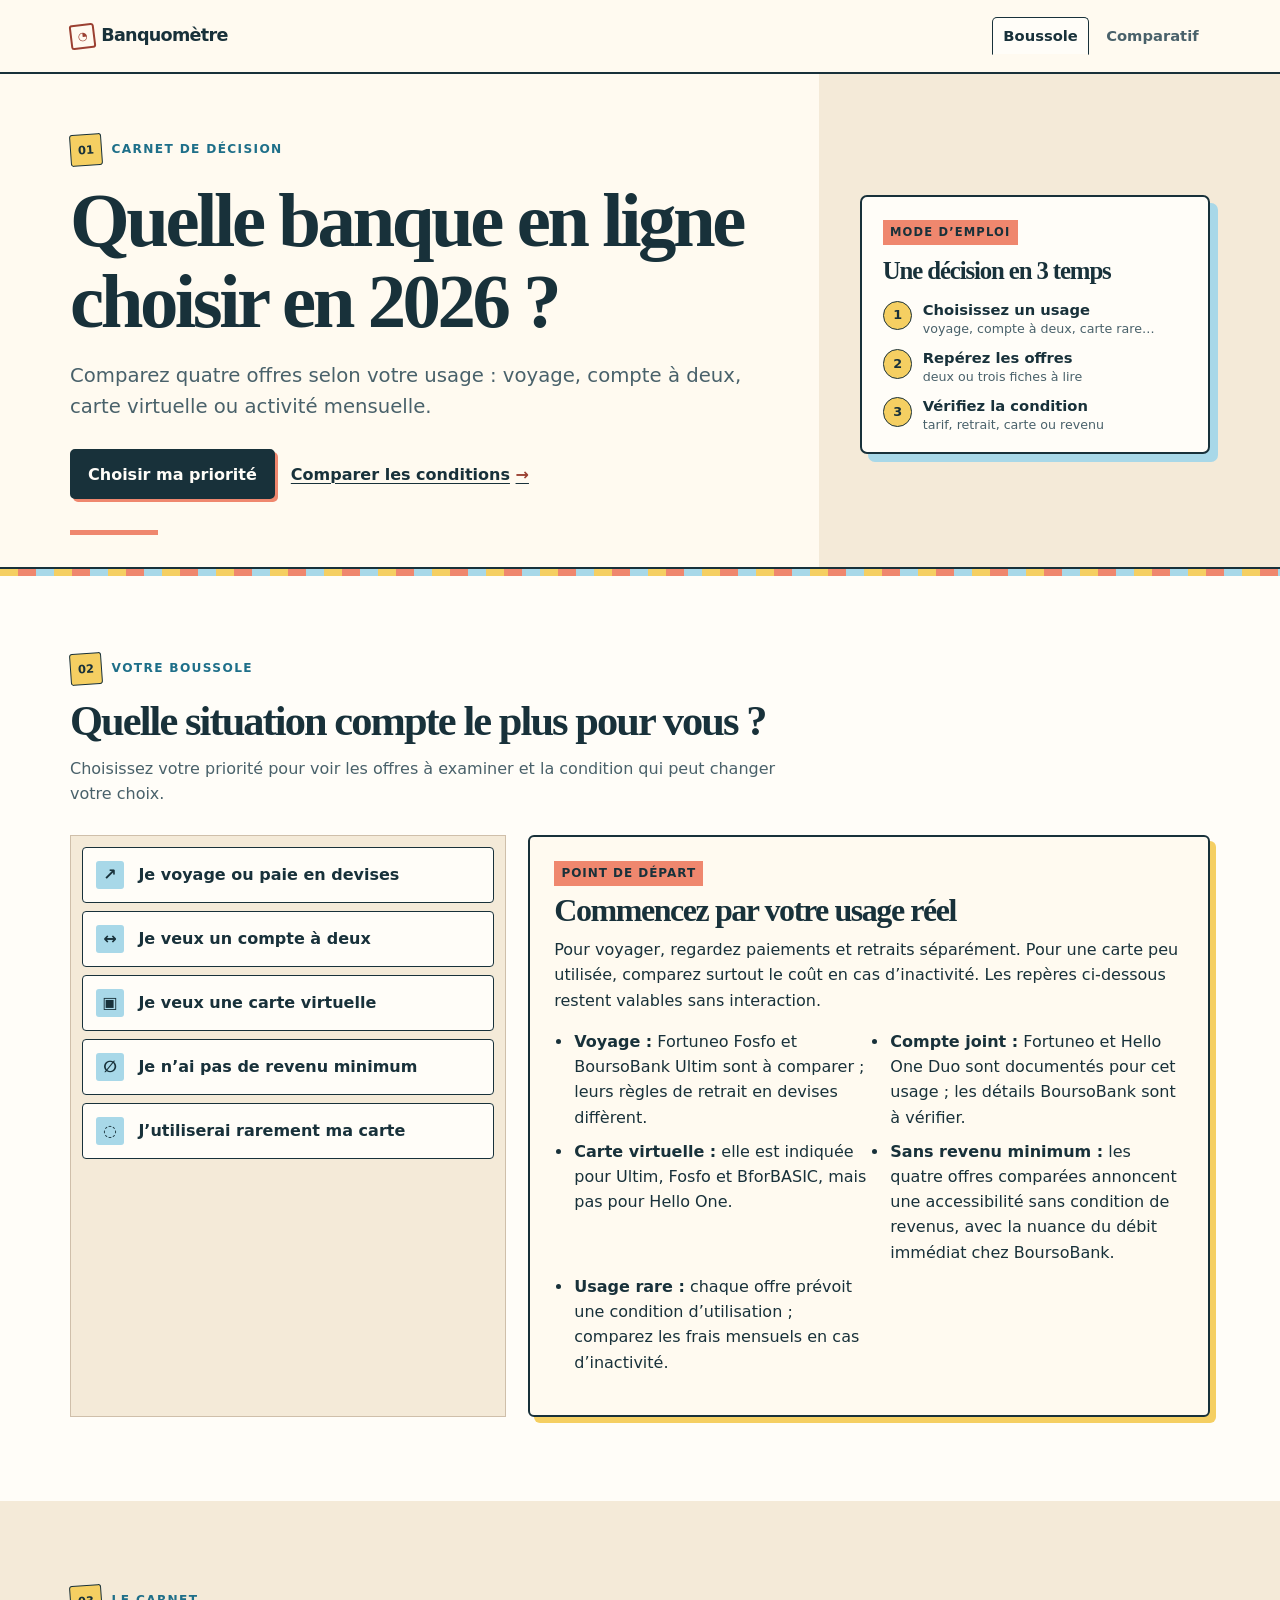
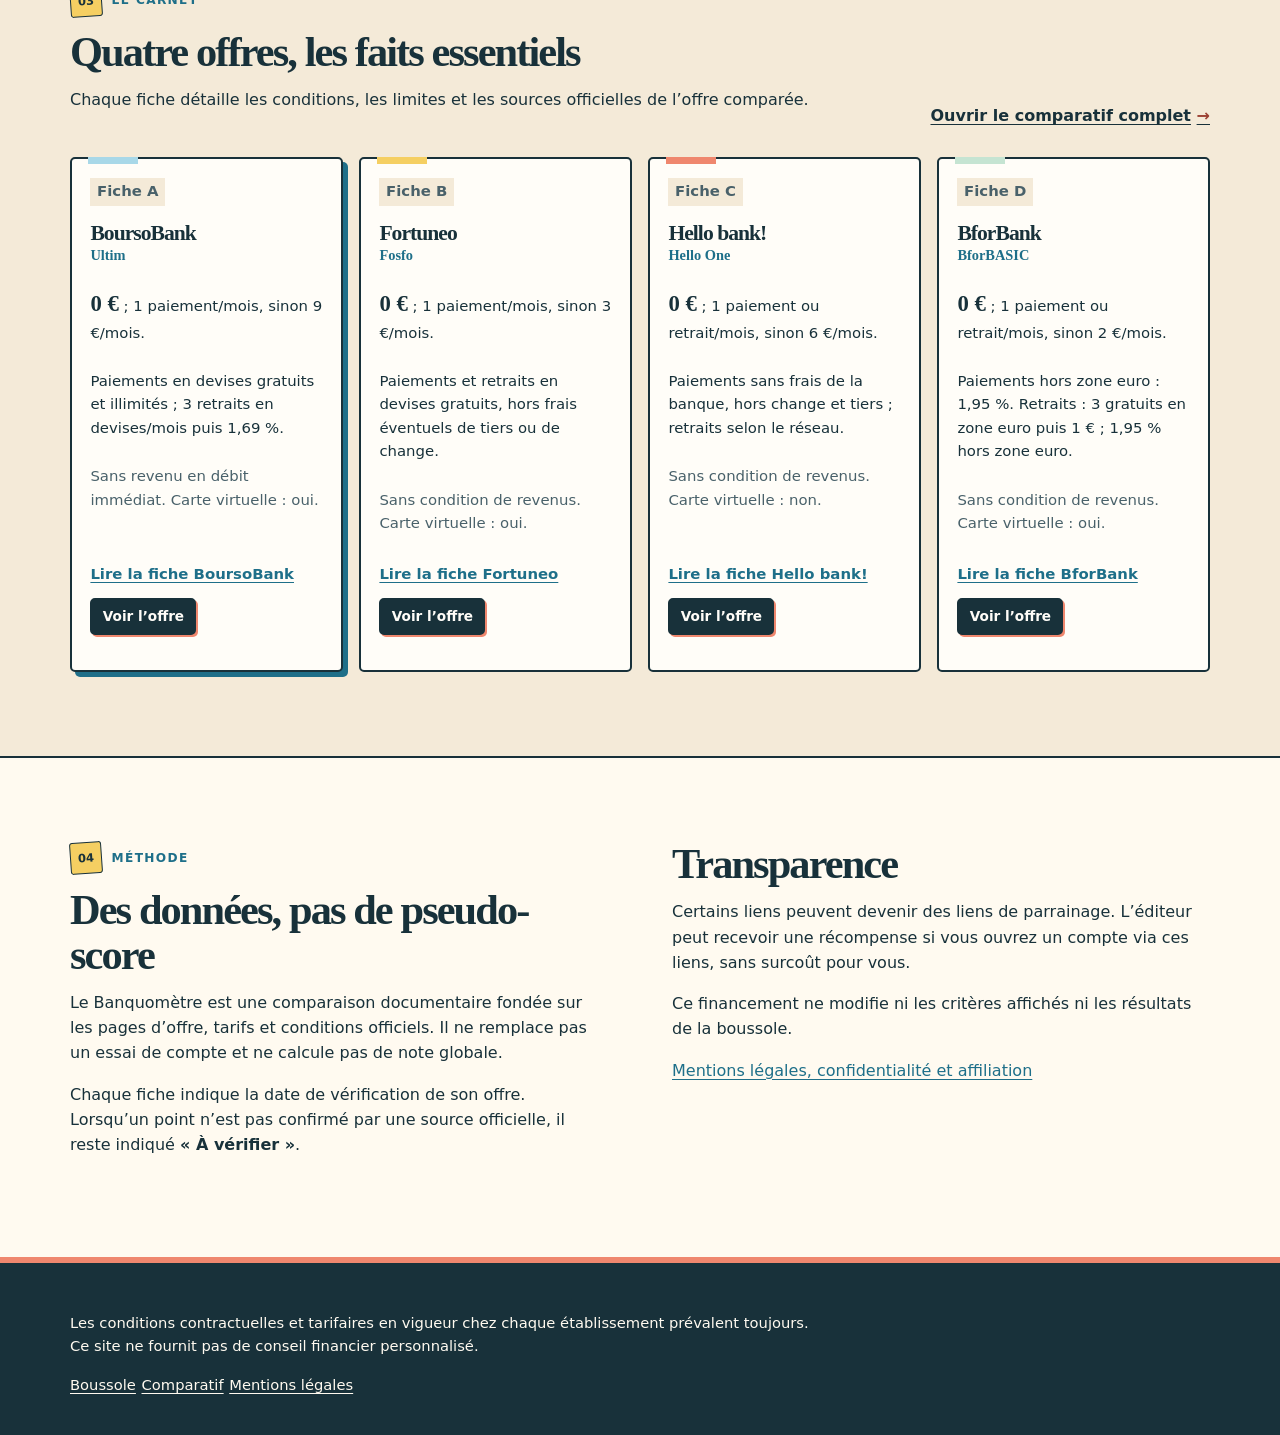
<file: index.html>
<!doctype html>
<html lang="fr">
<head>
  <meta charset="utf-8">
  <meta name="viewport" content="width=device-width, initial-scale=1">
  <title>Quelle banque en ligne choisir en 2026 ? | Banquomètre</title>
  <meta name="description" content="Le Banquomètre aide à choisir une banque en ligne selon vos priorités : voyage, compte joint, carte virtuelle, revenus et usage occasionnel.">
  <meta name="robots" content="index,follow">
  <link rel="canonical" href="https://artisanatfacture-lgtm.github.io/Banquom-tre/">
  <meta property="og:type" content="website"><meta property="og:url" content="https://artisanatfacture-lgtm.github.io/Banquom-tre/"><meta property="og:title" content="Quelle banque en ligne choisir en 2026 ? | Banquomètre"><meta property="og:description" content="Des repères clairs et sourcés pour comparer quatre banques en ligne.">
  <meta name="twitter:card" content="summary">
  <link rel="icon" href="assets/favicon.svg" type="image/svg+xml">
  <link rel="stylesheet" href="css/style.css">
  <script type="application/ld+json">{"@context":"https://schema.org","@type":"WebSite","name":"Banquomètre","url":"https://artisanatfacture-lgtm.github.io/Banquom-tre/"}</script>
</head>
<body data-page="home">
  <a class="skip-link" href="#contenu">Aller au contenu</a>
  <header class="site-header"><div class="container header-inner"><a class="brand" href="index.html" aria-label="Accueil Banquomètre"><span aria-hidden="true">◔</span> Banquomètre</a><nav aria-label="Navigation principale"><a data-nav="home" href="index.html">Boussole</a><a data-nav="comparison" href="comparatif.html">Comparatif</a></nav></div></header>
  <main id="contenu">
    <section class="hero"><div class="container hero-layout"><div><p class="eyebrow"><span>01</span> Carnet de décision</p><h1>Quelle banque en ligne choisir en 2026&nbsp;?</h1><p class="lede">Comparez quatre offres selon votre usage : voyage, compte à deux, carte virtuelle ou activité mensuelle.</p><p class="hero-actions"><a class="button" href="#priorites">Choisir ma priorité</a><a class="text-link" href="comparatif.html">Comparer les conditions</a></p></div><aside class="choice-path" aria-labelledby="path-title"><p class="panel-label">Mode d’emploi</p><h2 id="path-title">Une décision en 3 temps</h2><ol><li><span>1</span><div><strong>Choisissez un usage</strong><small>voyage, compte à deux, carte rare…</small></div></li><li><span>2</span><div><strong>Repérez les offres</strong><small>deux ou trois fiches à lire</small></div></li><li><span>3</span><div><strong>Vérifiez la condition</strong><small>tarif, retrait, carte ou revenu</small></div></li></ol></aside></div></section>

    <section id="priorites" class="section decision-section" aria-labelledby="priority-title"><div class="container"><div class="section-kicker"><span>02</span><p>Votre boussole</p></div><h2 id="priority-title">Quelle situation compte le plus pour vous&nbsp;?</h2><p class="section-intro">Choisissez votre priorité pour voir les offres à examiner et la condition qui peut changer votre choix.</p><div class="priority-layout"><div class="priority-list" role="group" aria-label="Choisir une priorité"><button type="button" class="priority-button" data-priority="travel" aria-pressed="false"><span>↗</span> Je voyage ou paie en devises</button><button type="button" class="priority-button" data-priority="joint" aria-pressed="false"><span>↔</span> Je veux un compte à deux</button><button type="button" class="priority-button" data-priority="virtual" aria-pressed="false"><span>▣</span> Je veux une carte virtuelle</button><button type="button" class="priority-button" data-priority="income" aria-pressed="false"><span>∅</span> Je n’ai pas de revenu minimum</button><button type="button" class="priority-button" data-priority="rare" aria-pressed="false"><span>◌</span> J’utiliserai rarement ma carte</button></div><div id="priority-answer" class="decision-answer"><p class="answer-label">Point de départ</p><h3>Commencez par votre usage réel</h3><p>Pour voyager, regardez paiements et retraits séparément. Pour une carte peu utilisée, comparez surtout le coût en cas d’inactivité. Les repères ci-dessous restent valables sans interaction.</p><ul><li><strong>Voyage :</strong> Fortuneo Fosfo et BoursoBank Ultim sont à comparer ; leurs règles de retrait en devises diffèrent.</li><li><strong>Compte joint :</strong> Fortuneo et Hello One Duo sont documentés pour cet usage ; les détails BoursoBank sont à vérifier.</li><li><strong>Carte virtuelle :</strong> elle est indiquée pour Ultim, Fosfo et BforBASIC, mais pas pour Hello One.</li><li><strong>Sans revenu minimum :</strong> les quatre offres comparées annoncent une accessibilité sans condition de revenus, avec la nuance du débit immédiat chez BoursoBank.</li><li><strong>Usage rare :</strong> chaque offre prévoit une condition d’utilisation ; comparez les frais mensuels en cas d’inactivité.</li></ul></div></div><p id="priority-status" class="sr-only" aria-live="polite"></p></div></section>

    <section class="section offer-ledger" aria-labelledby="offers-title"><div class="container"><div class="section-heading"><div><div class="section-kicker"><span>03</span><p>Le carnet</p></div><h2 id="offers-title">Quatre offres, les faits essentiels</h2><p>Chaque fiche détaille les conditions, les limites et les sources officielles de l’offre comparée.</p></div><a class="text-link" href="comparatif.html">Ouvrir le comparatif complet</a></div><div class="static-offer-grid">
      <article class="static-offer featured-static"><p class="offer-number">Fiche A</p><h3>BoursoBank <span>Ultim</span></h3><p><strong>0 €</strong> ; 1 paiement/mois, sinon 9 €/mois.</p><p>Paiements en devises gratuits et illimités ; 3 retraits en devises/mois puis 1,69 %.</p><p class="offer-note">Sans revenu en débit immédiat. Carte virtuelle : oui.</p><p class="offer-actions"><a href="boursobank.html">Lire la fiche BoursoBank</a><a class="button small-button" data-offer-link="boursobank" href="https://www.boursobank.com/banque/carte-bancaire-gratuite-ultim">Voir l’offre</a></p></article>
      <article class="static-offer"><p class="offer-number">Fiche B</p><h3>Fortuneo <span>Fosfo</span></h3><p><strong>0 €</strong> ; 1 paiement/mois, sinon 3 €/mois.</p><p>Paiements et retraits en devises gratuits, hors frais éventuels de tiers ou de change.</p><p class="offer-note">Sans condition de revenus. Carte virtuelle : oui.</p><p class="offer-actions"><a href="fortuneo.html">Lire la fiche Fortuneo</a><a class="button small-button" data-offer-link="fortuneo" href="https://www.fortuneo.fr/compte-bancaire/decouvrir-fosfo">Voir l’offre</a></p></article>
      <article class="static-offer"><p class="offer-number">Fiche C</p><h3>Hello bank! <span>Hello One</span></h3><p><strong>0 €</strong> ; 1 paiement ou retrait/mois, sinon 6 €/mois.</p><p>Paiements sans frais de la banque, hors change et tiers ; retraits selon le réseau.</p><p class="offer-note">Sans condition de revenus. Carte virtuelle : non.</p><p class="offer-actions"><a href="hello-bank.html">Lire la fiche Hello bank!</a><a class="button small-button" data-offer-link="hello-bank" href="https://www.hellobank.fr/fr/offre/compte-et-cartes/hello-one/">Voir l’offre</a></p></article>
      <article class="static-offer"><p class="offer-number">Fiche D</p><h3>BforBank <span>BforBASIC</span></h3><p><strong>0 €</strong> ; 1 paiement ou retrait/mois, sinon 2 €/mois.</p><p>Paiements hors zone euro : 1,95 %. Retraits : 3 gratuits en zone euro puis 1 € ; 1,95 % hors zone euro.</p><p class="offer-note">Sans condition de revenus. Carte virtuelle : oui.</p><p class="offer-actions"><a href="bforbank.html">Lire la fiche BforBank</a><a class="button small-button" data-offer-link="bforbank" href="https://www.bforbank.com/compte-bancaire/carte-bancaire-bforbasic">Voir l’offre</a></p></article>
    </div></div></section>

    <section class="section source-section" aria-labelledby="method-title"><div class="container two-columns"><div><div class="section-kicker"><span>04</span><p>Méthode</p></div><h2 id="method-title">Des données, pas de pseudo-score</h2><p>Le Banquomètre est une comparaison documentaire fondée sur les pages d’offre, tarifs et conditions officiels. Il ne remplace pas un essai de compte et ne calcule pas de note globale.</p><p>Chaque fiche indique la date de vérification de son offre. Lorsqu’un point n’est pas confirmé par une source officielle, il reste indiqué <strong>« À vérifier »</strong>.</p></div><div><h2>Transparence</h2><p>Certains liens peuvent devenir des liens de parrainage. L’éditeur peut recevoir une récompense si vous ouvrez un compte via ces liens, sans surcoût pour vous.</p><p>Ce financement ne modifie ni les critères affichés ni les résultats de la boussole.</p><p><a href="mentions-legales.html">Mentions légales, confidentialité et affiliation</a></p></div></div></section>
  </main>
  <footer class="site-footer"><div class="container"><p>Les conditions contractuelles et tarifaires en vigueur chez chaque établissement prévalent toujours. Ce site ne fournit pas de conseil financier personnalisé.</p><nav aria-label="Liens de pied de page"><a href="index.html">Boussole</a><a href="comparatif.html">Comparatif</a><a href="mentions-legales.html">Mentions légales</a></nav></div></footer>
  <script src="js/banques.js"></script><script src="js/app.js"></script>
</body>
</html>
</file>
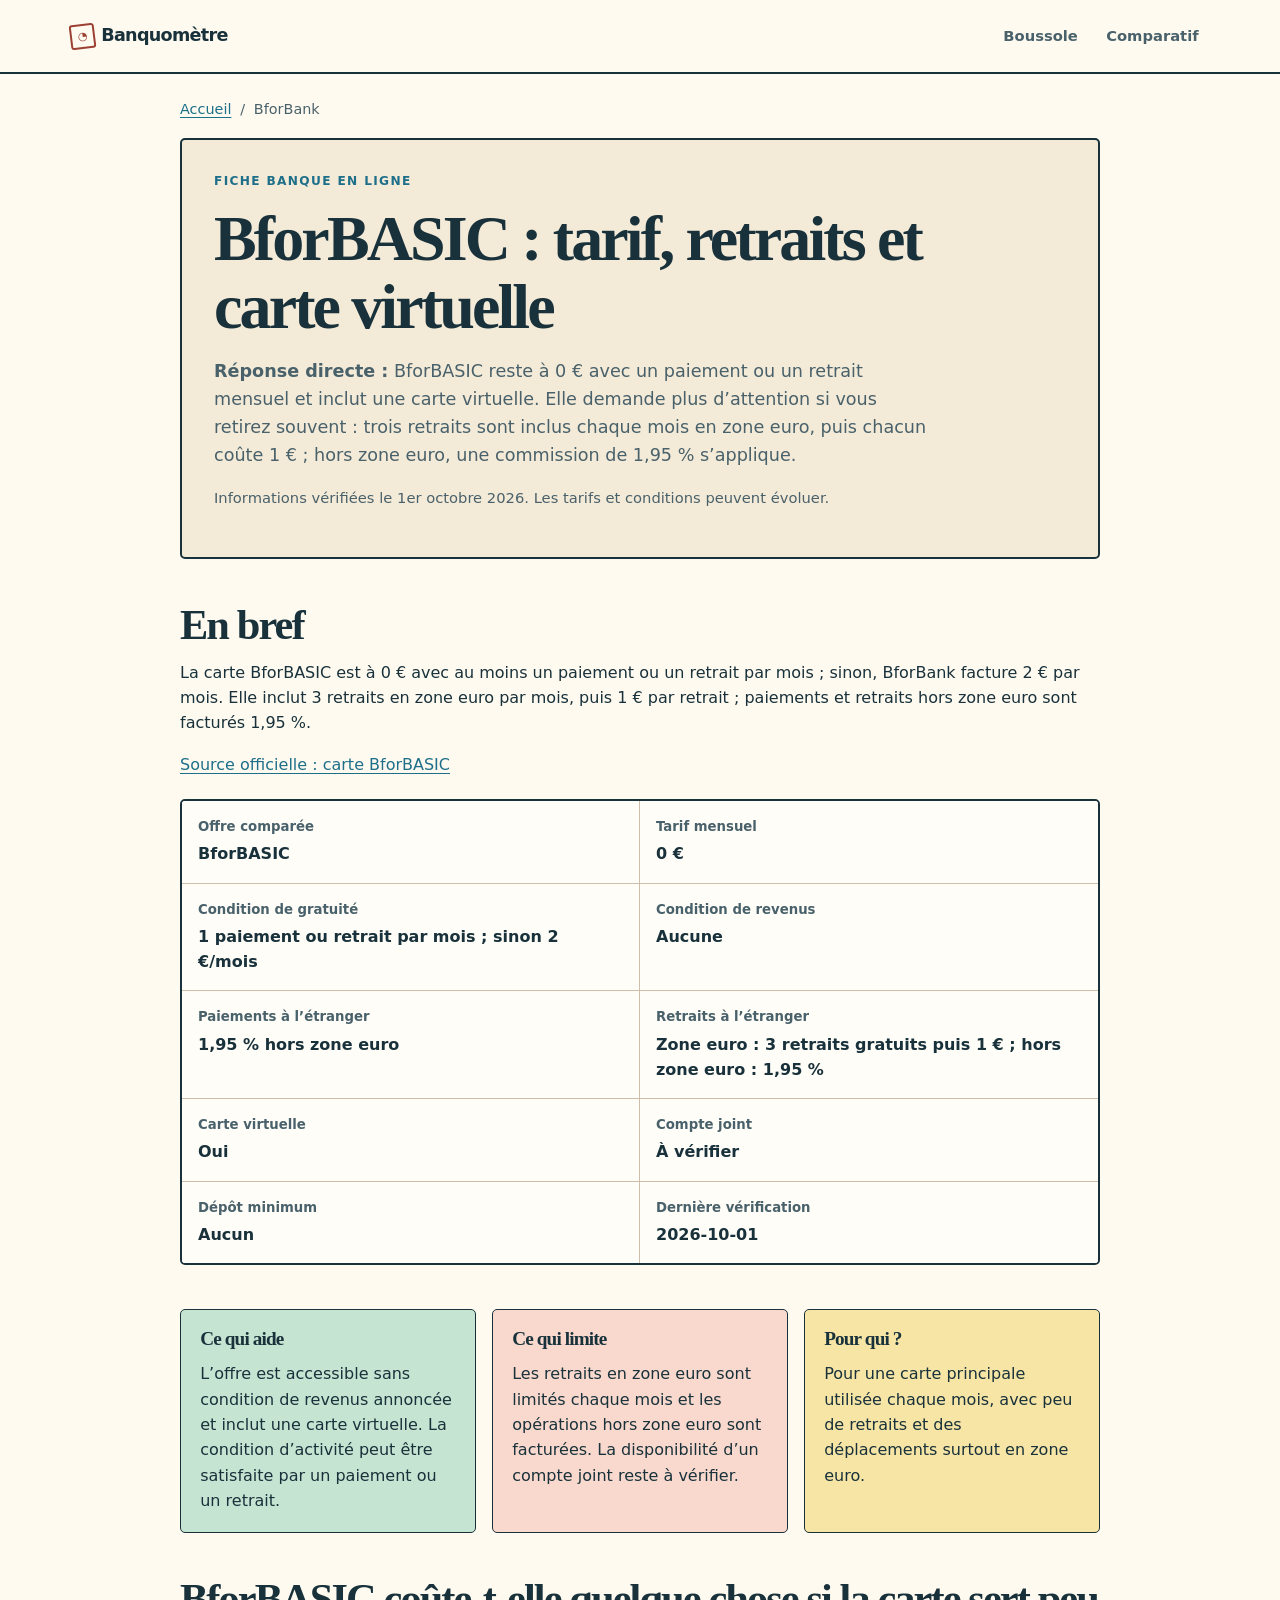
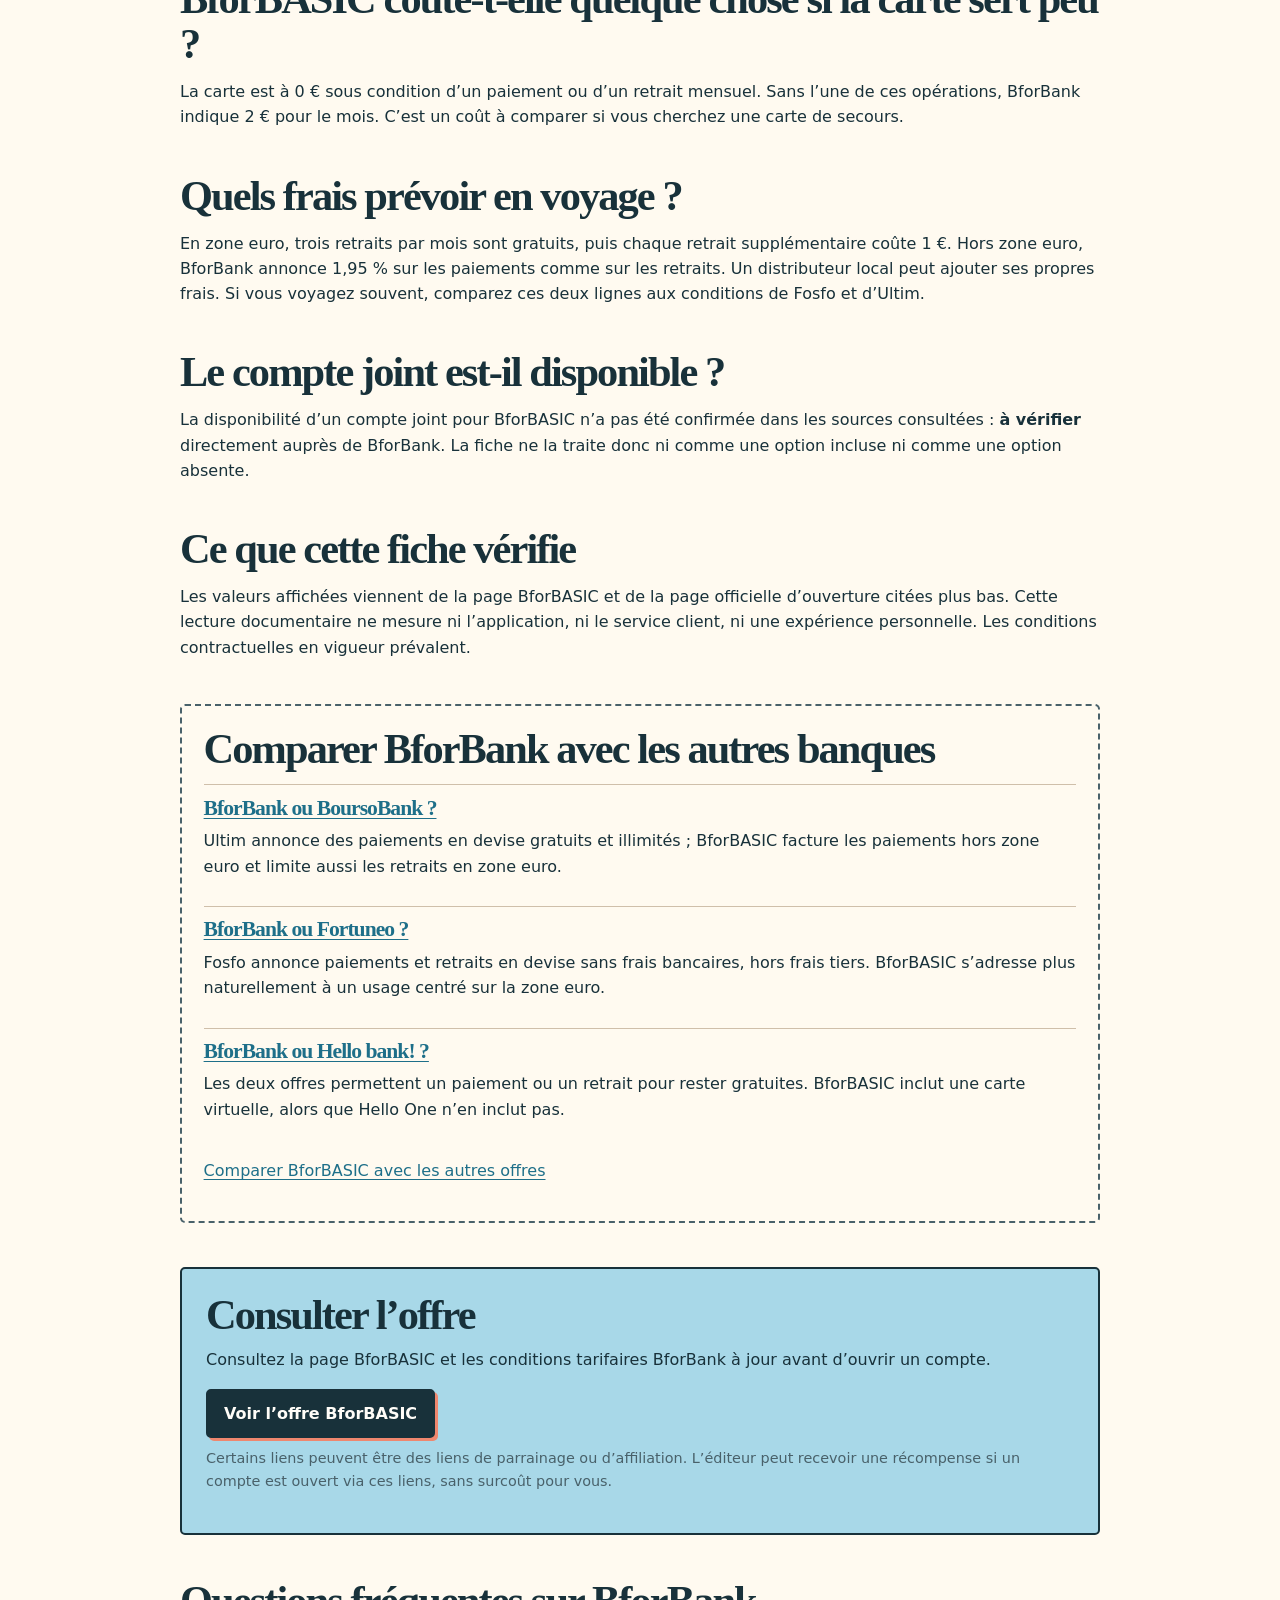
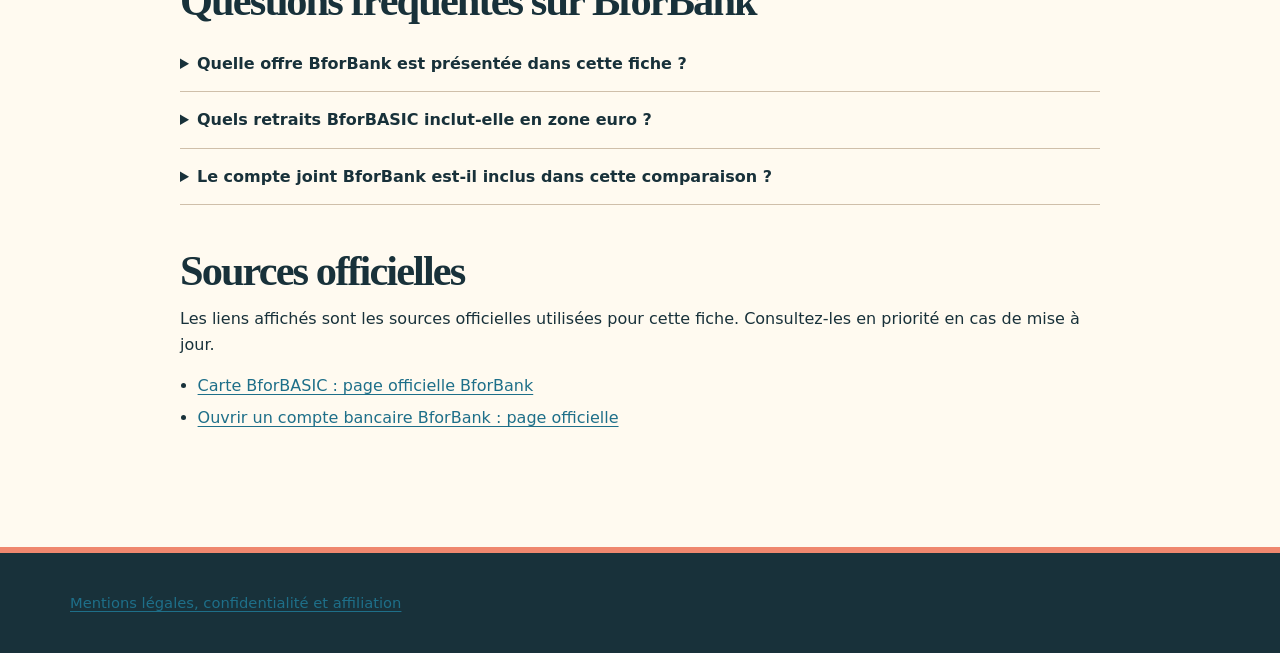
<file: bforbank.html>
<!doctype html>
<html lang="fr">
<head>
  <meta charset="utf-8">
  <meta name="viewport" content="width=device-width, initial-scale=1">
  <title>BforBASIC : tarif, retraits et carte virtuelle | Banquomètre</title>
  <meta name="description" content="BforBASIC : 0 € avec un paiement ou retrait mensuel, 2 € sinon. Trois retraits inclus en zone euro, frais hors zone euro et carte virtuelle expliqués.">
  <meta property="og:type" content="website"><meta property="og:locale" content="fr_FR">
  <meta property="og:title" content="BforBASIC : tarif, retraits et carte virtuelle | Banquomètre">
  <meta property="og:description" content="Les règles d’usage de BforBASIC et ses frais de paiement et retrait, avec sources officielles.">
  <meta property="og:url" content="https://artisanatfacture-lgtm.github.io/Banquom-tre/bforbank.html">
  <meta name="twitter:card" content="summary"><link rel="canonical" href="https://artisanatfacture-lgtm.github.io/Banquom-tre/bforbank.html"><link rel="icon" href="assets/favicon.svg" type="image/svg+xml"><link rel="stylesheet" href="css/style.css">
  <script type="application/ld+json">
  {"@context":"https://schema.org","@graph":[
    {"@type":"BreadcrumbList","itemListElement":[{"@type":"ListItem","position":1,"name":"Accueil","item":"https://artisanatfacture-lgtm.github.io/Banquom-tre/"},{"@type":"ListItem","position":2,"name":"BforBank","item":"https://artisanatfacture-lgtm.github.io/Banquom-tre/bforbank.html"}]},
    {"@type":"FAQPage","mainEntity":[
      {"@type":"Question","name":"Quelle offre BforBank est présentée dans cette fiche ?","acceptedAnswer":{"@type":"Answer","text":"Cette fiche examine BforBASIC. Les éléments de comparaison sont rattachés aux pages d’offre, d’ouverture de compte et aux conditions tarifaires de BforBank."}},
      {"@type":"Question","name":"Quels retraits BforBASIC inclut-elle en zone euro ?","acceptedAnswer":{"@type":"Answer","text":"BforBASIC inclut 3 retraits par mois en zone euro ; au-delà, BforBank facture 1 € par retrait. Les paiements et retraits hors zone euro sont facturés 1,95 % selon la page officielle de l’offre."}},
      {"@type":"Question","name":"Le compte joint BforBank est-il inclus dans cette comparaison ?","acceptedAnswer":{"@type":"Answer","text":"Lorsque l’information n’est pas confirmée par une source officielle consultée, la fiche l’affiche comme « À vérifier ». Il ne faut pas en déduire une disponibilité ou une absence de disponibilité."}}
    ]}
  ]}
  </script>
  <script src="js/banques.js" defer></script><script src="js/app.js" defer></script>
</head>
<body data-bank-slug="bforbank">
  <a class="skip-link" href="#contenu">Aller au contenu</a>
  <header class="site-header"><div class="container header-inner"><a class="brand" href="index.html" aria-label="Accueil Banquomètre"><span aria-hidden="true">◔</span> Banquomètre</a><nav aria-label="Navigation principale"><a href="index.html">Boussole</a><a href="comparatif.html">Comparatif</a></nav></div></header>
  <main id="contenu" class="container detail-page">
    <nav class="breadcrumb" aria-label="Fil d’Ariane"><ol><li><a href="index.html">Accueil</a></li><li aria-current="page">BforBank</li></ol></nav>
    <article>
      <header class="page-intro"><p class="eyebrow">Fiche banque en ligne</p><h1>BforBASIC : tarif, retraits et carte virtuelle</h1><p class="lead"><strong>Réponse directe :</strong> BforBASIC reste à 0 € avec un paiement ou un retrait mensuel et inclut une carte virtuelle. Elle demande plus d’attention si vous retirez souvent : trois retraits sont inclus chaque mois en zone euro, puis chacun coûte 1 € ; hors zone euro, une commission de 1,95 % s’applique.</p><p class="verification">Informations vérifiées le <time datetime="2026-10-01">1er octobre 2026</time>. Les tarifs et conditions peuvent évoluer.</p></header>

      <section class="bank-summary" aria-labelledby="bref"><h2 id="bref">En bref</h2><p>La carte BforBASIC est à 0 € avec au moins un paiement ou un retrait par mois ; sinon, BforBank facture 2 € par mois. Elle inclut 3 retraits en zone euro par mois, puis 1 € par retrait ; paiements et retraits hors zone euro sont facturés 1,95 %.</p><p><a href="https://www.bforbank.com/compte-bancaire/carte-bancaire-bforbasic" rel="noopener" target="_blank">Source officielle : carte BforBASIC</a></p><dl id="bank-facts" class="fact-grid"><div><dt>Offre comparée</dt><dd>BforBASIC</dd></div><div><dt>Tarif mensuel</dt><dd>0 €</dd></div><div><dt>Condition de gratuité</dt><dd>1 paiement ou retrait par mois ; sinon 2 €/mois</dd></div><div><dt>Condition de revenus</dt><dd>Aucune</dd></div><div><dt>Paiements à l’étranger</dt><dd>1,95 % hors zone euro</dd></div><div><dt>Retraits à l’étranger</dt><dd>Zone euro : 3 retraits gratuits puis 1 € ; hors zone euro : 1,95 %</dd></div><div><dt>Carte virtuelle</dt><dd>Oui</dd></div><div><dt>Compte joint</dt><dd>À vérifier</dd></div><div><dt>Dépôt minimum</dt><dd>Aucun</dd></div><div><dt>Dernière vérification</dt><dd>2026-10-01</dd></div></dl></section>

      <section class="decision-grid" aria-label="Repères pour choisir BforBASIC"><article class="decision-card helps"><h2>Ce qui aide</h2><p>L’offre est accessible sans condition de revenus annoncée et inclut une carte virtuelle. La condition d’activité peut être satisfaite par un paiement ou un retrait.</p></article><article class="decision-card limits"><h2>Ce qui limite</h2><p>Les retraits en zone euro sont limités chaque mois et les opérations hors zone euro sont facturées. La disponibilité d’un compte joint reste à vérifier.</p></article><article class="decision-card profile"><h2>Pour qui ?</h2><p>Pour une carte principale utilisée chaque mois, avec peu de retraits et des déplacements surtout en zone euro.</p></article></section>

      <section aria-labelledby="usage"><h2 id="usage">BforBASIC coûte-t-elle quelque chose si la carte sert peu ?</h2><p>La carte est à 0 € sous condition d’un paiement ou d’un retrait mensuel. Sans l’une de ces opérations, BforBank indique 2 € pour le mois. C’est un coût à comparer si vous cherchez une carte de secours.</p></section>

      <section aria-labelledby="etranger"><h2 id="etranger">Quels frais prévoir en voyage ?</h2><p>En zone euro, trois retraits par mois sont gratuits, puis chaque retrait supplémentaire coûte 1 €. Hors zone euro, BforBank annonce 1,95 % sur les paiements comme sur les retraits. Un distributeur local peut ajouter ses propres frais. Si vous voyagez souvent, comparez ces deux lignes aux conditions de Fosfo et d’Ultim.</p></section>

      <section aria-labelledby="joint"><h2 id="joint">Le compte joint est-il disponible ?</h2><p>La disponibilité d’un compte joint pour BforBASIC n’a pas été confirmée dans les sources consultées : <strong>à vérifier</strong> directement auprès de BforBank. La fiche ne la traite donc ni comme une option incluse ni comme une option absente.</p></section>

      <section aria-labelledby="methode"><h2 id="methode">Ce que cette fiche vérifie</h2><p>Les valeurs affichées viennent de la page BforBASIC et de la page officielle d’ouverture citées plus bas. Cette lecture documentaire ne mesure ni l’application, ni le service client, ni une expérience personnelle. Les conditions contractuelles en vigueur prévalent.</p></section>

      <section class="comparison-mini" aria-labelledby="comparaison"><h2 id="comparaison">Comparer BforBank avec les autres banques</h2><div class="comparison-item"><h3><a href="boursobank.html">BforBank ou BoursoBank ?</a></h3><p>Ultim annonce des paiements en devise gratuits et illimités ; BforBASIC facture les paiements hors zone euro et limite aussi les retraits en zone euro.</p></div><div class="comparison-item"><h3><a href="fortuneo.html">BforBank ou Fortuneo ?</a></h3><p>Fosfo annonce paiements et retraits en devise sans frais bancaires, hors frais tiers. BforBASIC s’adresse plus naturellement à un usage centré sur la zone euro.</p></div><div class="comparison-item"><h3><a href="hello-bank.html">BforBank ou Hello bank! ?</a></h3><p>Les deux offres permettent un paiement ou un retrait pour rester gratuites. BforBASIC inclut une carte virtuelle, alors que Hello One n’en inclut pas.</p></div><p><a href="comparatif.html">Comparer BforBASIC avec les autres offres</a></p></section>

      <section class="offer-panel" aria-labelledby="offre"><h2 id="offre">Consulter l’offre</h2><p>Consultez la page BforBASIC et les conditions tarifaires BforBank à jour avant d’ouvrir un compte.</p><a id="bank-offer-link" class="button" href="https://www.bforbank.com/compte-bancaire/carte-bancaire-bforbasic" rel="noopener">Voir l’offre BforBASIC</a><p class="disclosure">Certains liens peuvent être des liens de parrainage ou d’affiliation. L’éditeur peut recevoir une récompense si un compte est ouvert via ces liens, sans surcoût pour vous.</p></section>

      <section aria-labelledby="faq"><h2 id="faq">Questions fréquentes sur BforBank</h2><details><summary>Quelle offre BforBank est présentée dans cette fiche ?</summary><p>Cette fiche examine BforBASIC. Les éléments de comparaison sont rattachés aux pages d’offre, d’ouverture de compte et aux conditions tarifaires de BforBank.</p></details><details><summary>Quels retraits BforBASIC inclut-elle en zone euro ?</summary><p>BforBASIC inclut 3 retraits par mois en zone euro ; au-delà, BforBank facture 1 € par retrait. Les paiements et retraits hors zone euro sont facturés 1,95 % selon la page officielle de l’offre.</p></details><details><summary>Le compte joint BforBank est-il inclus dans cette comparaison ?</summary><p>Lorsque l’information n’est pas confirmée par une source officielle consultée, la fiche l’affiche comme « À vérifier ». Il ne faut pas en déduire une disponibilité ou une absence de disponibilité.</p></details></section>

      <section aria-labelledby="sources"><h2 id="sources">Sources officielles</h2><p>Les liens affichés sont les sources officielles utilisées pour cette fiche. Consultez-les en priorité en cas de mise à jour.</p><ul class="source-list"><li><a href="https://www.bforbank.com/compte-bancaire/carte-bancaire-bforbasic" rel="noopener" target="_blank">Carte BforBASIC : page officielle BforBank</a></li><li><a href="https://www.bforbank.com/compte-bancaire/ouvrir-compte-bancaire-en-ligne" rel="noopener" target="_blank">Ouvrir un compte bancaire BforBank : page officielle</a></li></ul></section>
    </article>
  </main>
  <footer class="site-footer"><div class="container"><a href="mentions-legales.html">Mentions légales, confidentialité et affiliation</a></div></footer>
</body>
</html>
</file>
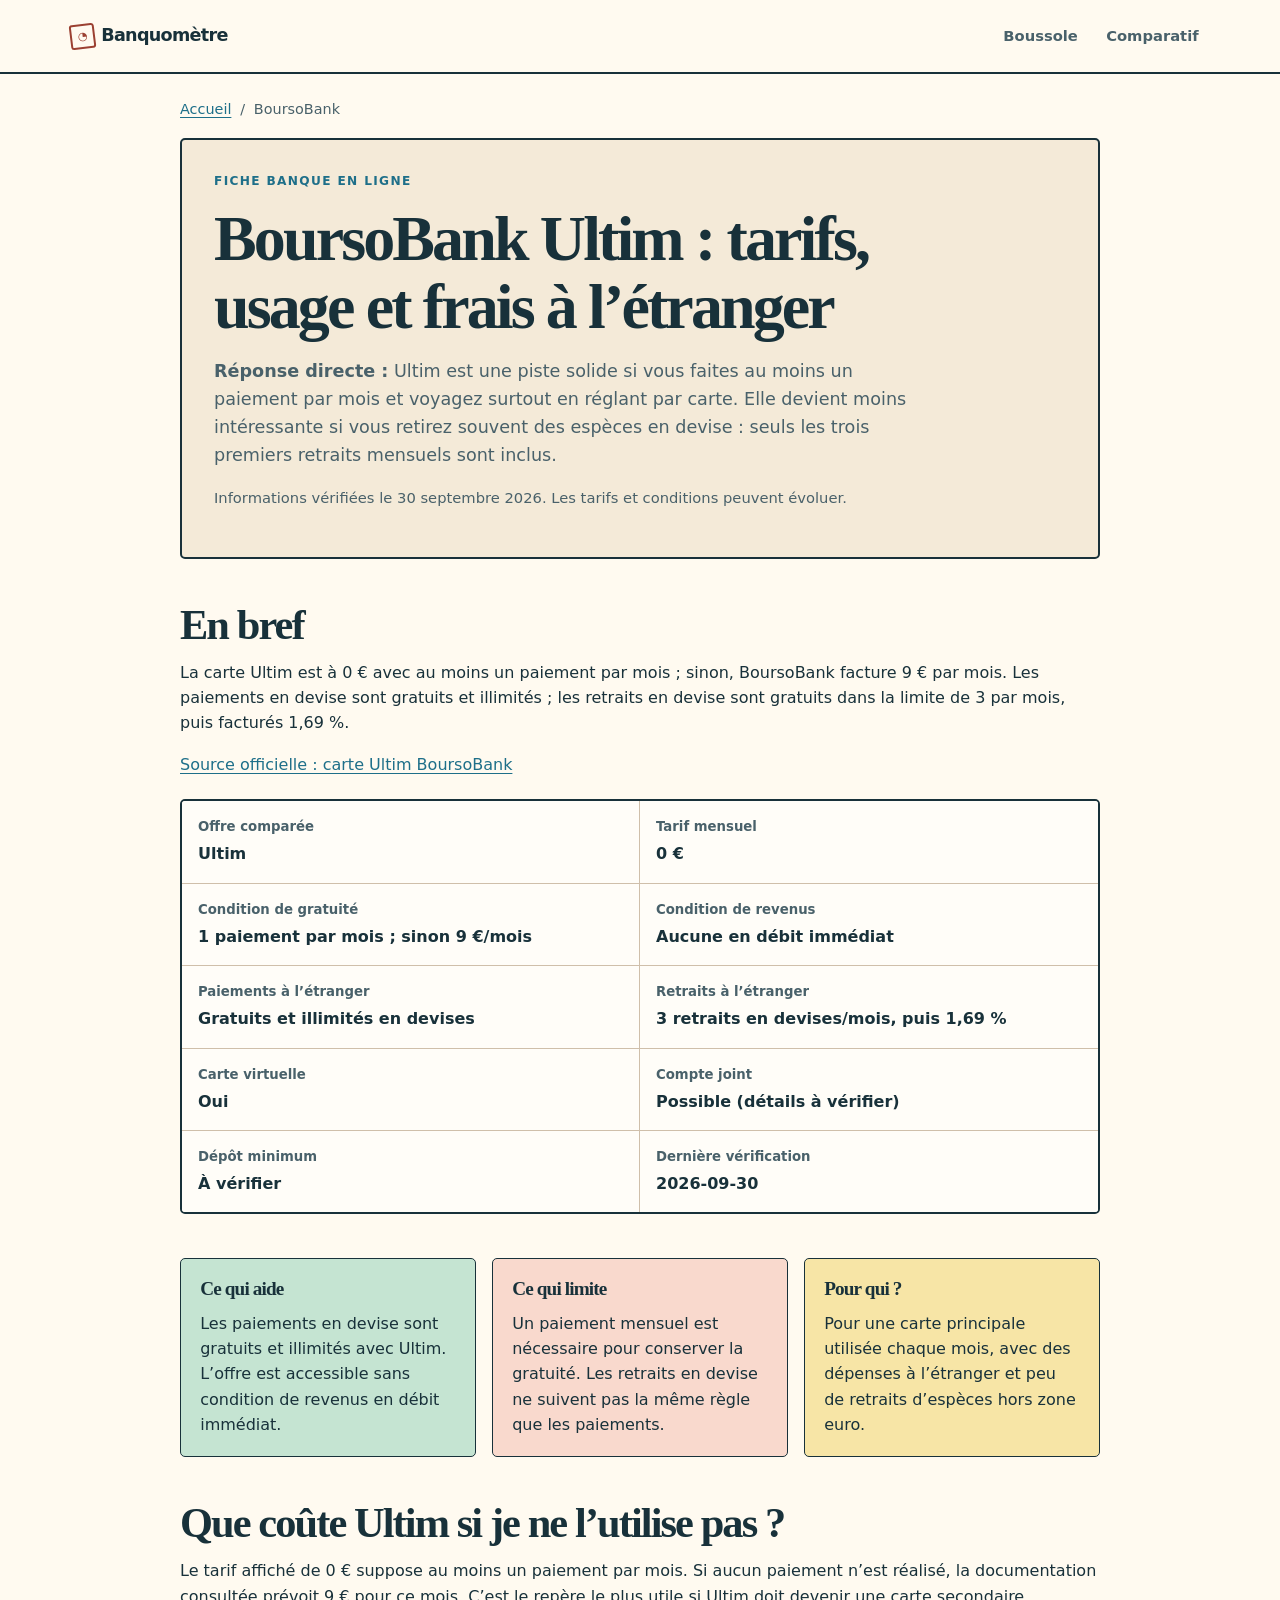
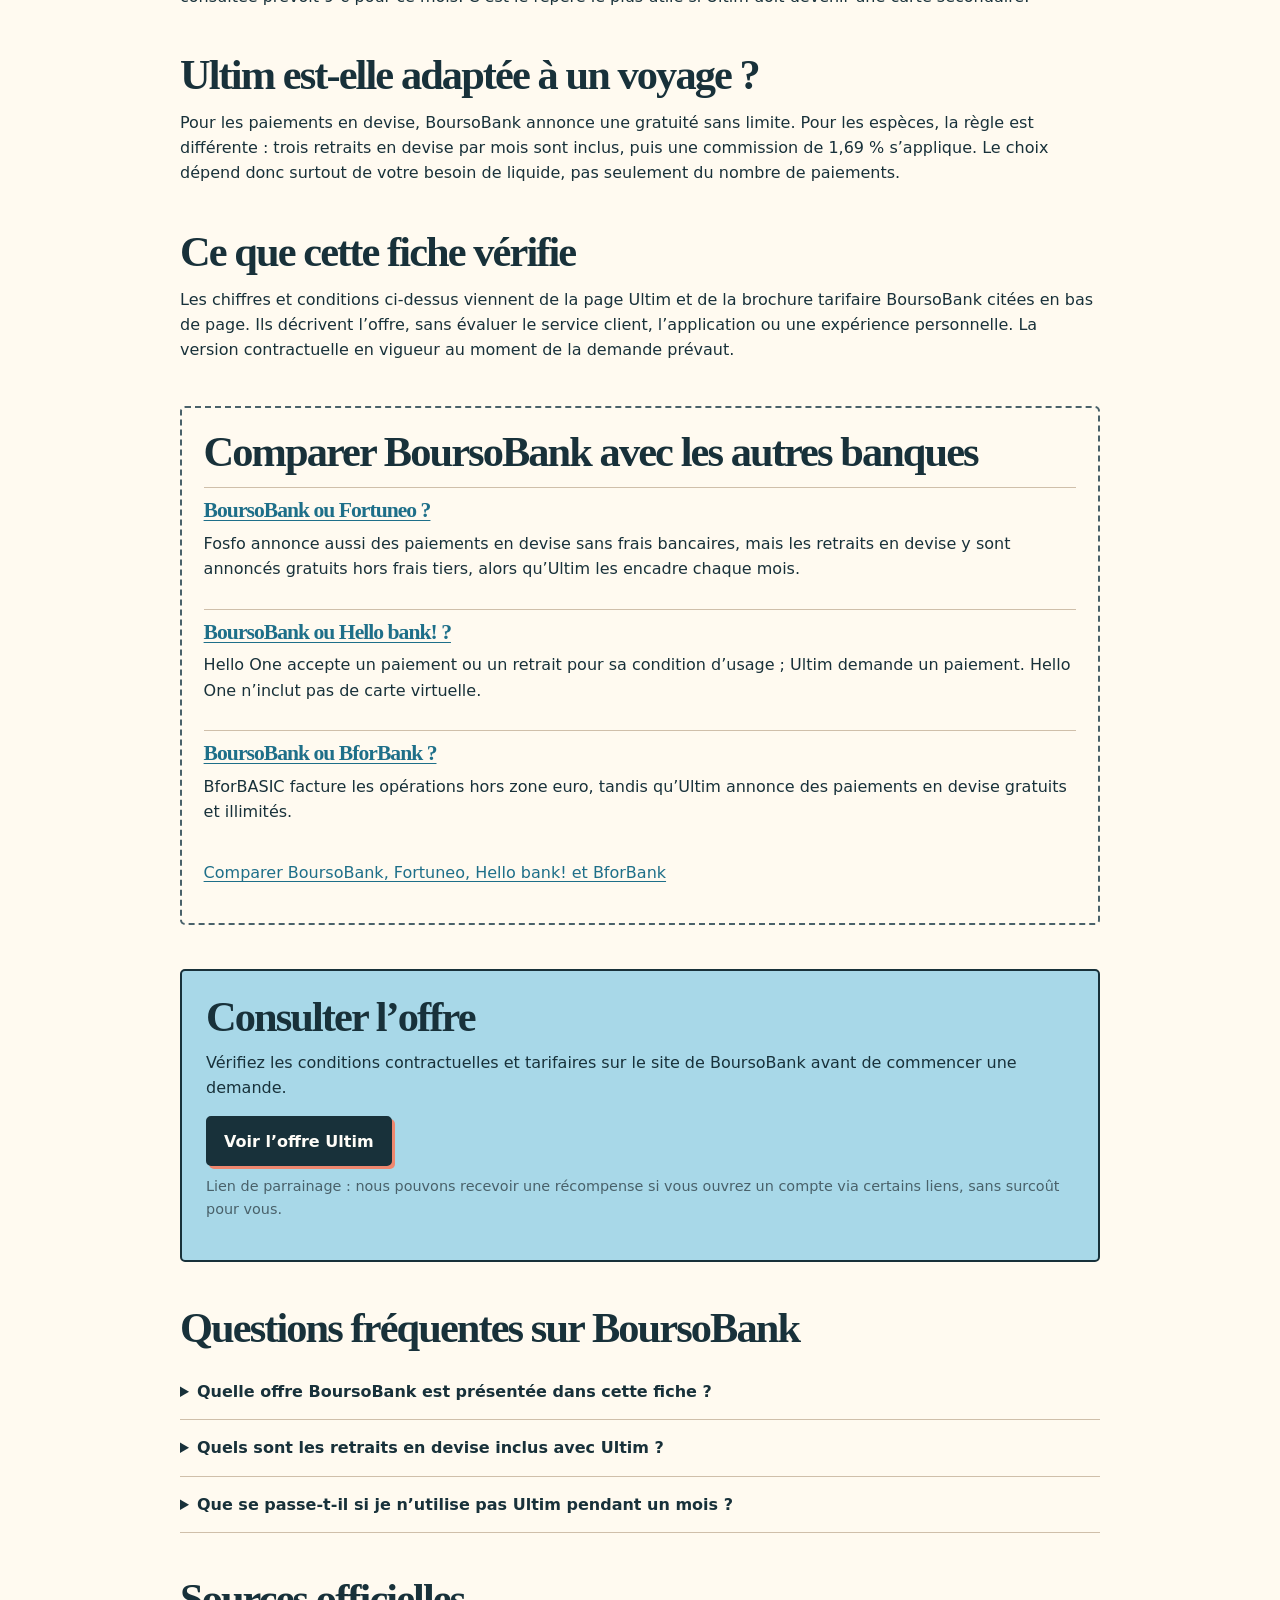
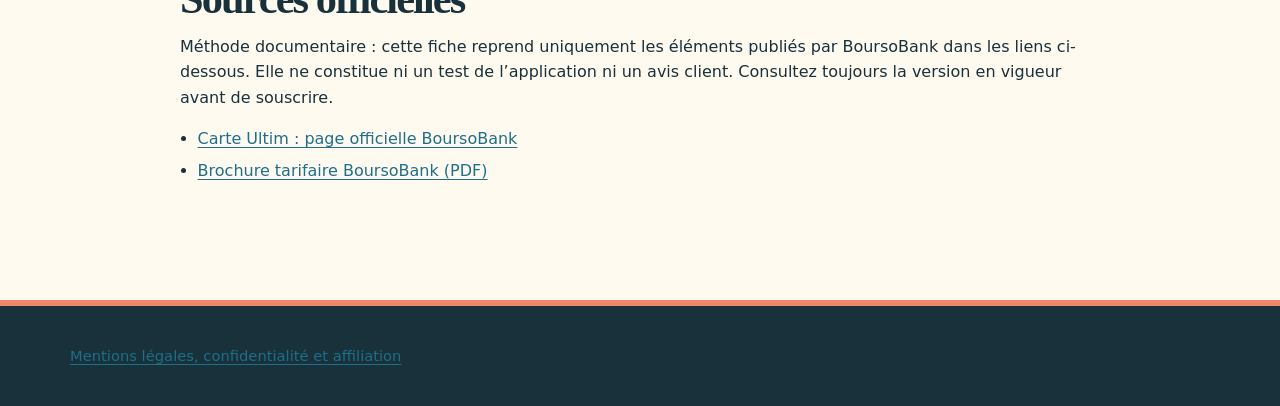
<file: boursobank.html>
<!doctype html>
<html lang="fr">
<head>
  <meta charset="utf-8">
  <meta name="viewport" content="width=device-width, initial-scale=1">
  <title>BoursoBank Ultim : tarifs, usage et frais à l’étranger | Banquomètre</title>
  <meta name="description" content="Ultim BoursoBank : 0 € avec un paiement mensuel, 9 € sinon, paiements en devise et règles de retrait. Fiche fondée sur les documents officiels vérifiés.">
  <meta property="og:type" content="website">
  <meta property="og:locale" content="fr_FR">
  <meta property="og:title" content="BoursoBank Ultim : tarifs, usage et frais à l’étranger | Banquomètre">
  <meta property="og:description" content="Les règles d’usage, de paiement et de retrait d’Ultim, avec les sources officielles consultées.">
  <meta property="og:url" content="https://artisanatfacture-lgtm.github.io/Banquom-tre/boursobank.html">
  <meta name="twitter:card" content="summary">
  <link rel="canonical" href="https://artisanatfacture-lgtm.github.io/Banquom-tre/boursobank.html">
  <link rel="icon" href="assets/favicon.svg" type="image/svg+xml">
  <link rel="stylesheet" href="css/style.css">
  <script type="application/ld+json">
  {
    "@context":"https://schema.org",
    "@graph":[
      {"@type":"BreadcrumbList","itemListElement":[
        {"@type":"ListItem","position":1,"name":"Accueil","item":"https://artisanatfacture-lgtm.github.io/Banquom-tre/"},
        {"@type":"ListItem","position":2,"name":"BoursoBank","item":"https://artisanatfacture-lgtm.github.io/Banquom-tre/boursobank.html"}
      ]},
      {"@type":"FAQPage","mainEntity":[
        {"@type":"Question","name":"Quelle offre BoursoBank est présentée dans cette fiche ?","acceptedAnswer":{"@type":"Answer","text":"Cette fiche examine la carte Ultim. Les caractéristiques affichées sont issues des pages et de la brochure tarifaire officielles citées plus bas."}},
        {"@type":"Question","name":"Quels sont les retraits en devise inclus avec Ultim ?","acceptedAnswer":{"@type":"Answer","text":"Ultim inclut 3 retraits en devise par mois ; au-delà, BoursoBank applique une commission de 1,69 %. Les éventuels frais du distributeur local peuvent s’ajouter."}},
        {"@type":"Question","name":"Que se passe-t-il si je n’utilise pas Ultim pendant un mois ?","acceptedAnswer":{"@type":"Answer","text":"La gratuité d’Ultim est conditionnée à un paiement mensuel. Sans paiement, BoursoBank facture 9 € pour le mois concerné, selon la documentation officielle consultée."}}
      ]}
    ]
  }
  </script>
  <script src="js/banques.js" defer></script>
  <script src="js/app.js" defer></script>
</head>
<body data-bank-slug="boursobank">
  <a class="skip-link" href="#contenu">Aller au contenu</a>
  <header class="site-header">
    <div class="container header-inner">
      <a class="brand" href="index.html" aria-label="Accueil Banquomètre"><span aria-hidden="true">◔</span> Banquomètre</a>
      <nav aria-label="Navigation principale"><a href="index.html">Boussole</a><a href="comparatif.html">Comparatif</a></nav>
    </div>
  </header>

  <main id="contenu" class="container detail-page">
    <nav class="breadcrumb" aria-label="Fil d’Ariane"><ol><li><a href="index.html">Accueil</a></li><li aria-current="page">BoursoBank</li></ol></nav>
    <article>
      <header class="page-intro">
        <p class="eyebrow">Fiche banque en ligne</p>
        <h1>BoursoBank Ultim : tarifs, usage et frais à l’étranger</h1>
        <p class="lead"><strong>Réponse directe :</strong> Ultim est une piste solide si vous faites au moins un paiement par mois et voyagez surtout en réglant par carte. Elle devient moins intéressante si vous retirez souvent des espèces en devise : seuls les trois premiers retraits mensuels sont inclus.</p>
        <p class="verification">Informations vérifiées le <time datetime="2026-09-30">30 septembre 2026</time>. Les tarifs et conditions peuvent évoluer.</p>
      </header>

      <section class="bank-summary" aria-labelledby="bref">
        <h2 id="bref">En bref</h2>
        <p>La carte Ultim est à 0 € avec au moins un paiement par mois ; sinon, BoursoBank facture 9 € par mois. Les paiements en devise sont gratuits et illimités ; les retraits en devise sont gratuits dans la limite de 3 par mois, puis facturés 1,69 %.</p>
        <p><a href="https://www.boursobank.com/banque/carte-bancaire-gratuite-ultim" rel="noopener" target="_blank">Source officielle : carte Ultim BoursoBank</a></p>
        <dl id="bank-facts" class="fact-grid">
          <div><dt>Offre comparée</dt><dd>Ultim</dd></div><div><dt>Tarif mensuel</dt><dd>0 €</dd></div>
          <div><dt>Condition de gratuité</dt><dd>1 paiement par mois ; sinon 9 €/mois</dd></div><div><dt>Condition de revenus</dt><dd>Aucune en débit immédiat</dd></div>
          <div><dt>Paiements à l’étranger</dt><dd>Gratuits et illimités en devises</dd></div><div><dt>Retraits à l’étranger</dt><dd>3 retraits en devises/mois, puis 1,69 %</dd></div>
          <div><dt>Carte virtuelle</dt><dd>Oui</dd></div><div><dt>Compte joint</dt><dd>Possible (détails à vérifier)</dd></div>
          <div><dt>Dépôt minimum</dt><dd>À vérifier</dd></div><div><dt>Dernière vérification</dt><dd>2026-09-30</dd></div>
        </dl>
      </section>

      <section class="decision-grid" aria-label="Repères pour choisir Ultim">
        <article class="decision-card helps"><h2>Ce qui aide</h2><p>Les paiements en devise sont gratuits et illimités avec Ultim. L’offre est accessible sans condition de revenus en débit immédiat.</p></article>
        <article class="decision-card limits"><h2>Ce qui limite</h2><p>Un paiement mensuel est nécessaire pour conserver la gratuité. Les retraits en devise ne suivent pas la même règle que les paiements.</p></article>
        <article class="decision-card profile"><h2>Pour qui ?</h2><p>Pour une carte principale utilisée chaque mois, avec des dépenses à l’étranger et peu de retraits d’espèces hors zone euro.</p></article>
      </section>

      <section aria-labelledby="usage">
        <h2 id="usage">Que coûte Ultim si je ne l’utilise pas ?</h2>
        <p>Le tarif affiché de 0 € suppose au moins un paiement par mois. Si aucun paiement n’est réalisé, la documentation consultée prévoit 9 € pour ce mois. C’est le repère le plus utile si Ultim doit devenir une carte secondaire.</p>
      </section>

      <section aria-labelledby="etranger">
        <h2 id="etranger">Ultim est-elle adaptée à un voyage ?</h2>
        <p>Pour les paiements en devise, BoursoBank annonce une gratuité sans limite. Pour les espèces, la règle est différente : trois retraits en devise par mois sont inclus, puis une commission de 1,69 % s’applique. Le choix dépend donc surtout de votre besoin de liquide, pas seulement du nombre de paiements.</p>
      </section>

      <section aria-labelledby="methode">
        <h2 id="methode">Ce que cette fiche vérifie</h2>
        <p>Les chiffres et conditions ci-dessus viennent de la page Ultim et de la brochure tarifaire BoursoBank citées en bas de page. Ils décrivent l’offre, sans évaluer le service client, l’application ou une expérience personnelle. La version contractuelle en vigueur au moment de la demande prévaut.</p>
      </section>

      <section class="comparison-mini" aria-labelledby="comparaison">
        <h2 id="comparaison">Comparer BoursoBank avec les autres banques</h2>
        <div class="comparison-item"><h3><a href="fortuneo.html">BoursoBank ou Fortuneo ?</a></h3><p>Fosfo annonce aussi des paiements en devise sans frais bancaires, mais les retraits en devise y sont annoncés gratuits hors frais tiers, alors qu’Ultim les encadre chaque mois.</p></div>
        <div class="comparison-item"><h3><a href="hello-bank.html">BoursoBank ou Hello bank! ?</a></h3><p>Hello One accepte un paiement ou un retrait pour sa condition d’usage ; Ultim demande un paiement. Hello One n’inclut pas de carte virtuelle.</p></div>
        <div class="comparison-item"><h3><a href="bforbank.html">BoursoBank ou BforBank ?</a></h3><p>BforBASIC facture les opérations hors zone euro, tandis qu’Ultim annonce des paiements en devise gratuits et illimités.</p></div>
        <p><a href="comparatif.html">Comparer BoursoBank, Fortuneo, Hello bank! et BforBank</a></p>
      </section>

      <section class="offer-panel" aria-labelledby="offre">
        <h2 id="offre">Consulter l’offre</h2>
        <p>Vérifiez les conditions contractuelles et tarifaires sur le site de BoursoBank avant de commencer une demande.</p>
        <a id="bank-offer-link" class="button" href="https://www.boursobank.com/banque/carte-bancaire-gratuite-ultim">Voir l’offre Ultim</a>
        <p class="disclosure">Lien de parrainage : nous pouvons recevoir une récompense si vous ouvrez un compte via certains liens, sans surcoût pour vous.</p>
      </section>

      <section aria-labelledby="faq">
        <h2 id="faq">Questions fréquentes sur BoursoBank</h2>
        <details><summary>Quelle offre BoursoBank est présentée dans cette fiche ?</summary><p>Cette fiche examine la carte Ultim. Les caractéristiques affichées sont issues des pages et de la brochure tarifaire officielles citées plus bas.</p></details>
        <details><summary>Quels sont les retraits en devise inclus avec Ultim ?</summary><p>Ultim inclut 3 retraits en devise par mois ; au-delà, BoursoBank applique une commission de 1,69 %. Les éventuels frais du distributeur local peuvent s’ajouter.</p></details>
        <details><summary>Que se passe-t-il si je n’utilise pas Ultim pendant un mois ?</summary><p>La gratuité d’Ultim est conditionnée à un paiement mensuel. Sans paiement, BoursoBank facture 9 € pour le mois concerné, selon la documentation officielle consultée.</p></details>
      </section>

      <section aria-labelledby="sources">
        <h2 id="sources">Sources officielles</h2>
        <p>Méthode documentaire : cette fiche reprend uniquement les éléments publiés par BoursoBank dans les liens ci-dessous. Elle ne constitue ni un test de l’application ni un avis client. Consultez toujours la version en vigueur avant de souscrire.</p>
        <ul class="source-list"><li><a href="https://www.boursobank.com/banque/carte-bancaire-gratuite-ultim" rel="noopener" target="_blank">Carte Ultim : page officielle BoursoBank</a></li><li><a href="https://www.boursobank.com/content/brochure_tarifaire/boursorama_bt.pdf" rel="noopener" target="_blank">Brochure tarifaire BoursoBank (PDF)</a></li></ul>
      </section>
    </article>
  </main>
  <footer class="site-footer"><div class="container"><a href="mentions-legales.html">Mentions légales, confidentialité et affiliation</a></div></footer>
</body>
</html>
</file>
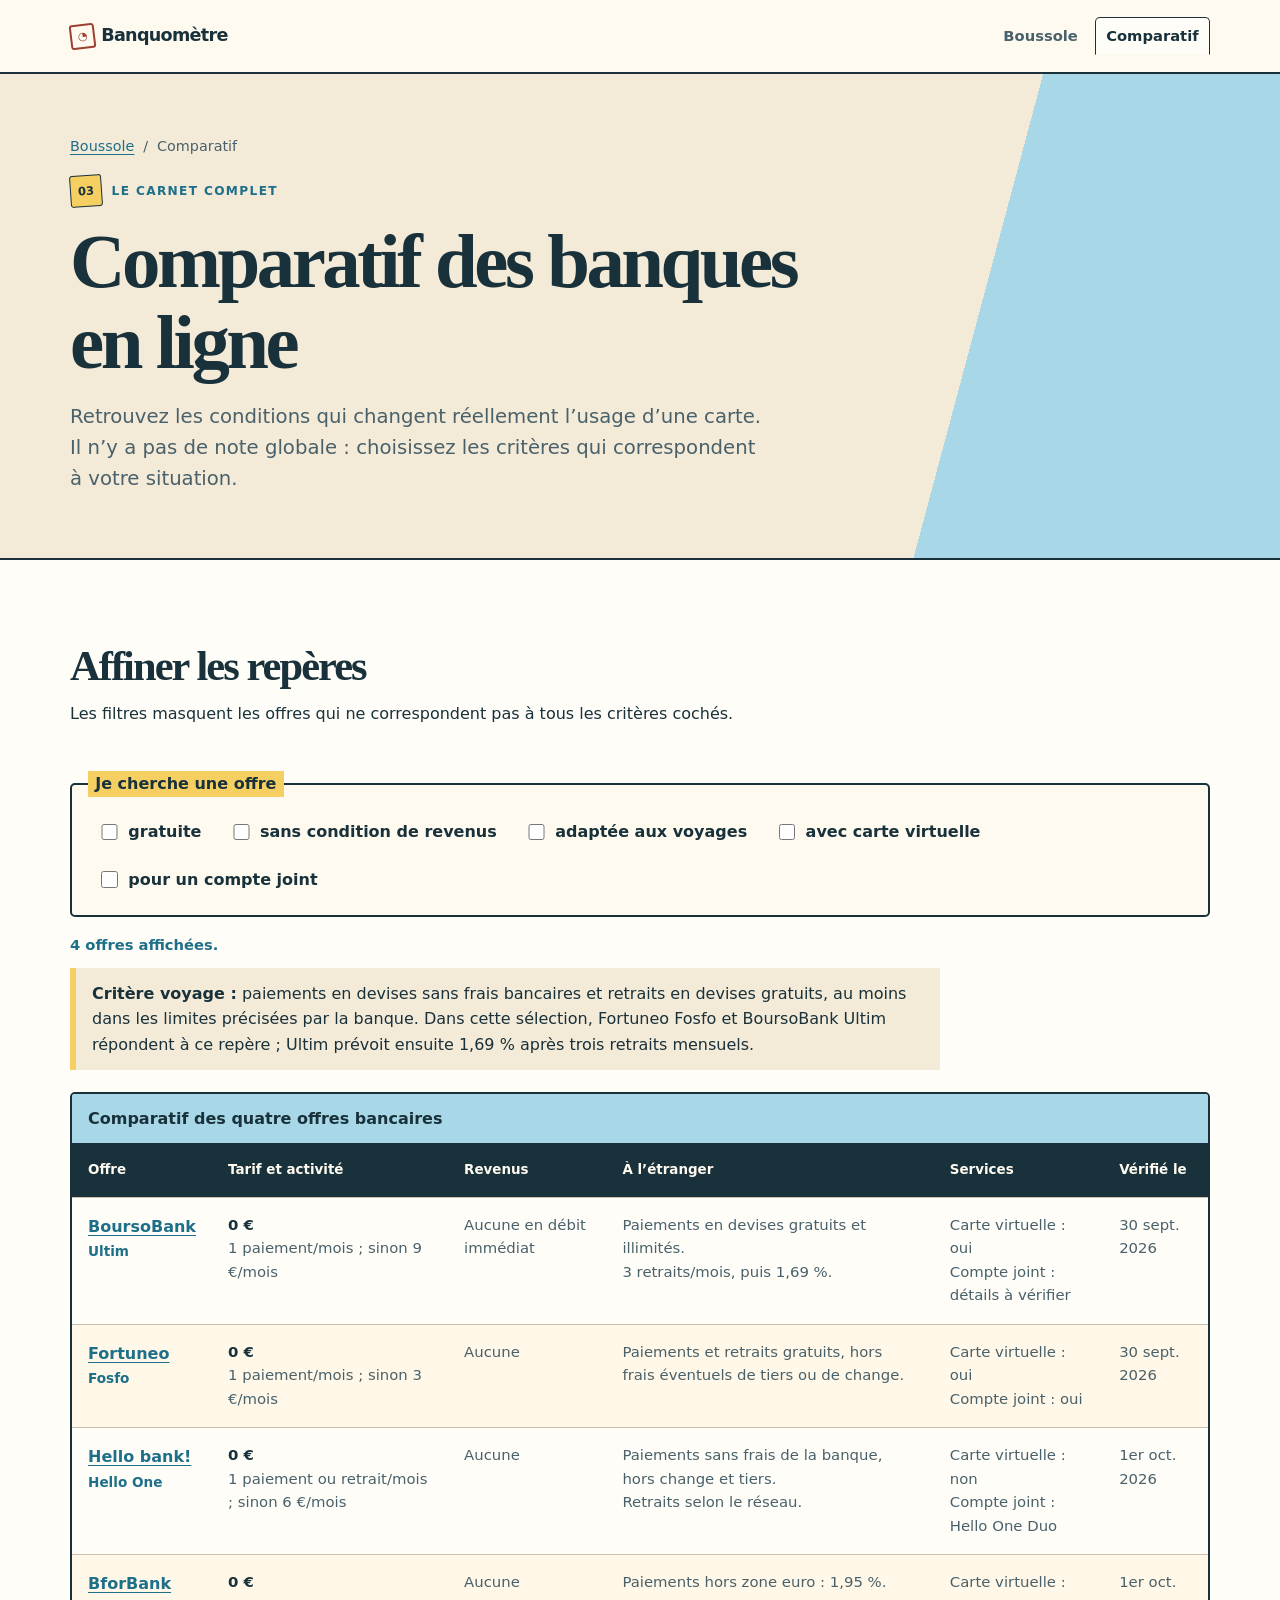
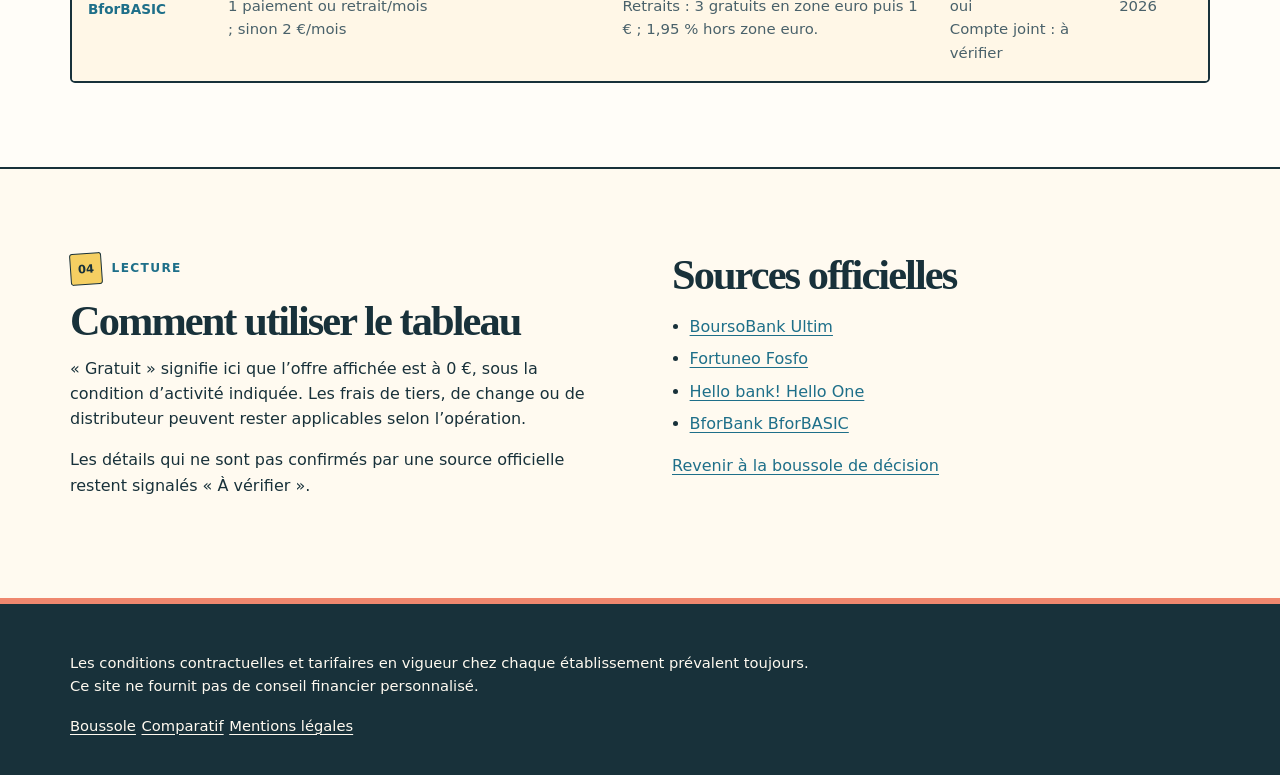
<file: comparatif.html>
<!doctype html>
<html lang="fr">
<head>
  <meta charset="utf-8"><meta name="viewport" content="width=device-width, initial-scale=1">
  <title>Comparatif banques en ligne 2026 : tarifs et conditions | Banquomètre</title>
  <meta name="description" content="Comparez BoursoBank, Fortuneo, Hello bank! et BforBank : tarif, conditions, compte joint, carte virtuelle et frais à l’étranger.">
  <meta name="robots" content="index,follow"><link rel="canonical" href="https://artisanatfacture-lgtm.github.io/Banquom-tre/comparatif.html">
  <meta property="og:type" content="website"><meta property="og:url" content="https://artisanatfacture-lgtm.github.io/Banquom-tre/comparatif.html"><meta property="og:title" content="Comparatif des banques en ligne | Banquomètre"><meta property="og:description" content="Les conditions de quatre offres bancaires, sans note artificielle."><meta name="twitter:card" content="summary">
  <link rel="icon" href="assets/favicon.svg" type="image/svg+xml"><link rel="stylesheet" href="css/style.css">
  <script type="application/ld+json">{"@context":"https://schema.org","@type":"ItemList","name":"Comparatif de banques en ligne","itemListElement":[{"@type":"ListItem","position":1,"name":"BoursoBank","url":"https://artisanatfacture-lgtm.github.io/Banquom-tre/boursobank.html"},{"@type":"ListItem","position":2,"name":"Fortuneo","url":"https://artisanatfacture-lgtm.github.io/Banquom-tre/fortuneo.html"},{"@type":"ListItem","position":3,"name":"Hello bank!","url":"https://artisanatfacture-lgtm.github.io/Banquom-tre/hello-bank.html"},{"@type":"ListItem","position":4,"name":"BforBank","url":"https://artisanatfacture-lgtm.github.io/Banquom-tre/bforbank.html"}]}</script>
</head>
<body data-page="comparison">
  <a class="skip-link" href="#contenu">Aller au contenu</a>
  <header class="site-header"><div class="container header-inner"><a class="brand" href="index.html" aria-label="Accueil Banquomètre"><span aria-hidden="true">◔</span> Banquomètre</a><nav aria-label="Navigation principale"><a data-nav="home" href="index.html">Boussole</a><a data-nav="comparison" href="comparatif.html">Comparatif</a></nav></div></header>
  <main id="contenu"><section class="page-intro"><div class="container"><nav class="breadcrumbs" aria-label="Fil d’Ariane"><a href="index.html">Boussole</a><span aria-hidden="true">/</span><span aria-current="page">Comparatif</span></nav><p class="eyebrow"><span>03</span> Le carnet complet</p><h1>Comparatif des banques en ligne</h1><p class="lede">Retrouvez les conditions qui changent réellement l’usage d’une carte. Il n’y a pas de note globale : choisissez les critères qui correspondent à votre situation.</p></div></section>
    <section class="section comparison-section"><div class="container"><div class="section-heading"><div><h2>Affiner les repères</h2><p>Les filtres masquent les offres qui ne correspondent pas à tous les critères cochés.</p></div><button id="reset-filters" class="button button-secondary" type="button" hidden>Réinitialiser</button></div><form id="comparison-filters" class="filters"><fieldset><legend>Je cherche une offre</legend><label><input type="checkbox" value="free"> gratuite</label><label><input type="checkbox" value="no-income"> sans condition de revenus</label><label><input type="checkbox" value="travel"> adaptée aux voyages</label><label><input type="checkbox" value="virtual"> avec carte virtuelle</label><label><input type="checkbox" value="joint"> pour un compte joint</label></fieldset></form><p id="filter-status" class="filter-status" aria-live="polite">4 offres affichées.</p><p class="filter-explanation"><strong>Critère voyage :</strong> paiements en devises sans frais bancaires et retraits en devises gratuits, au moins dans les limites précisées par la banque. Dans cette sélection, Fortuneo Fosfo et BoursoBank Ultim répondent à ce repère ; Ultim prévoit ensuite 1,69 % après trois retraits mensuels.</p>
      <div class="comparison-table-wrap"><table id="comparison-table"><caption>Comparatif des quatre offres bancaires</caption><thead><tr><th scope="col">Offre</th><th scope="col">Tarif et activité</th><th scope="col">Revenus</th><th scope="col">À l’étranger</th><th scope="col">Services</th><th scope="col">Vérifié le</th></tr></thead><tbody>
        <tr data-bank-slug="boursobank"><th scope="row" data-label="Offre"><a href="boursobank.html">BoursoBank</a><span>Ultim</span></th><td data-label="Tarif et activité"><strong>0 €</strong><br>1 paiement/mois ; sinon 9 €/mois</td><td data-label="Revenus">Aucune en débit immédiat</td><td data-label="À l’étranger">Paiements en devises gratuits et illimités.<br>3 retraits/mois, puis 1,69 %.</td><td data-label="Services">Carte virtuelle : oui<br>Compte joint : détails à vérifier</td><td data-label="Vérifié le"><time datetime="2026-09-30">30 sept. 2026</time></td></tr>
        <tr data-bank-slug="fortuneo"><th scope="row" data-label="Offre"><a href="fortuneo.html">Fortuneo</a><span>Fosfo</span></th><td data-label="Tarif et activité"><strong>0 €</strong><br>1 paiement/mois ; sinon 3 €/mois</td><td data-label="Revenus">Aucune</td><td data-label="À l’étranger">Paiements et retraits gratuits, hors frais éventuels de tiers ou de change.</td><td data-label="Services">Carte virtuelle : oui<br>Compte joint : oui</td><td data-label="Vérifié le"><time datetime="2026-09-30">30 sept. 2026</time></td></tr>
        <tr data-bank-slug="hello-bank"><th scope="row" data-label="Offre"><a href="hello-bank.html">Hello bank!</a><span>Hello One</span></th><td data-label="Tarif et activité"><strong>0 €</strong><br>1 paiement ou retrait/mois ; sinon 6 €/mois</td><td data-label="Revenus">Aucune</td><td data-label="À l’étranger">Paiements sans frais de la banque, hors change et tiers.<br>Retraits selon le réseau.</td><td data-label="Services">Carte virtuelle : non<br>Compte joint : Hello One Duo</td><td data-label="Vérifié le"><time datetime="2026-10-01">1er oct. 2026</time></td></tr>
        <tr data-bank-slug="bforbank"><th scope="row" data-label="Offre"><a href="bforbank.html">BforBank</a><span>BforBASIC</span></th><td data-label="Tarif et activité"><strong>0 €</strong><br>1 paiement ou retrait/mois ; sinon 2 €/mois</td><td data-label="Revenus">Aucune</td><td data-label="À l’étranger">Paiements hors zone euro : 1,95 %.<br>Retraits : 3 gratuits en zone euro puis 1 € ; 1,95 % hors zone euro.</td><td data-label="Services">Carte virtuelle : oui<br>Compte joint : à vérifier</td><td data-label="Vérifié le"><time datetime="2026-10-01">1er oct. 2026</time></td></tr>
      </tbody></table></div></div></section>
    <section class="section source-section"><div class="container two-columns"><div><div class="section-kicker"><span>04</span><p>Lecture</p></div><h2>Comment utiliser le tableau</h2><p>« Gratuit » signifie ici que l’offre affichée est à 0 €, sous la condition d’activité indiquée. Les frais de tiers, de change ou de distributeur peuvent rester applicables selon l’opération.</p><p>Les détails qui ne sont pas confirmés par une source officielle restent signalés « À vérifier ».</p></div><div><h2>Sources officielles</h2><ul class="source-list"><li><a href="https://www.boursobank.com/banque/carte-bancaire-gratuite-ultim">BoursoBank Ultim</a></li><li><a href="https://www.fortuneo.fr/compte-bancaire/decouvrir-fosfo">Fortuneo Fosfo</a></li><li><a href="https://www.hellobank.fr/fr/offre/compte-et-cartes/hello-one/">Hello bank! Hello One</a></li><li><a href="https://www.bforbank.com/compte-bancaire/carte-bancaire-bforbasic">BforBank BforBASIC</a></li></ul><p><a href="index.html">Revenir à la boussole de décision</a></p></div></div></section>
  </main>
  <footer class="site-footer"><div class="container"><p>Les conditions contractuelles et tarifaires en vigueur chez chaque établissement prévalent toujours. Ce site ne fournit pas de conseil financier personnalisé.</p><nav aria-label="Liens de pied de page"><a href="index.html">Boussole</a><a href="comparatif.html">Comparatif</a><a href="mentions-legales.html">Mentions légales</a></nav></div></footer>
  <script src="js/banques.js"></script><script src="js/app.js"></script>
</body></html>
</file>
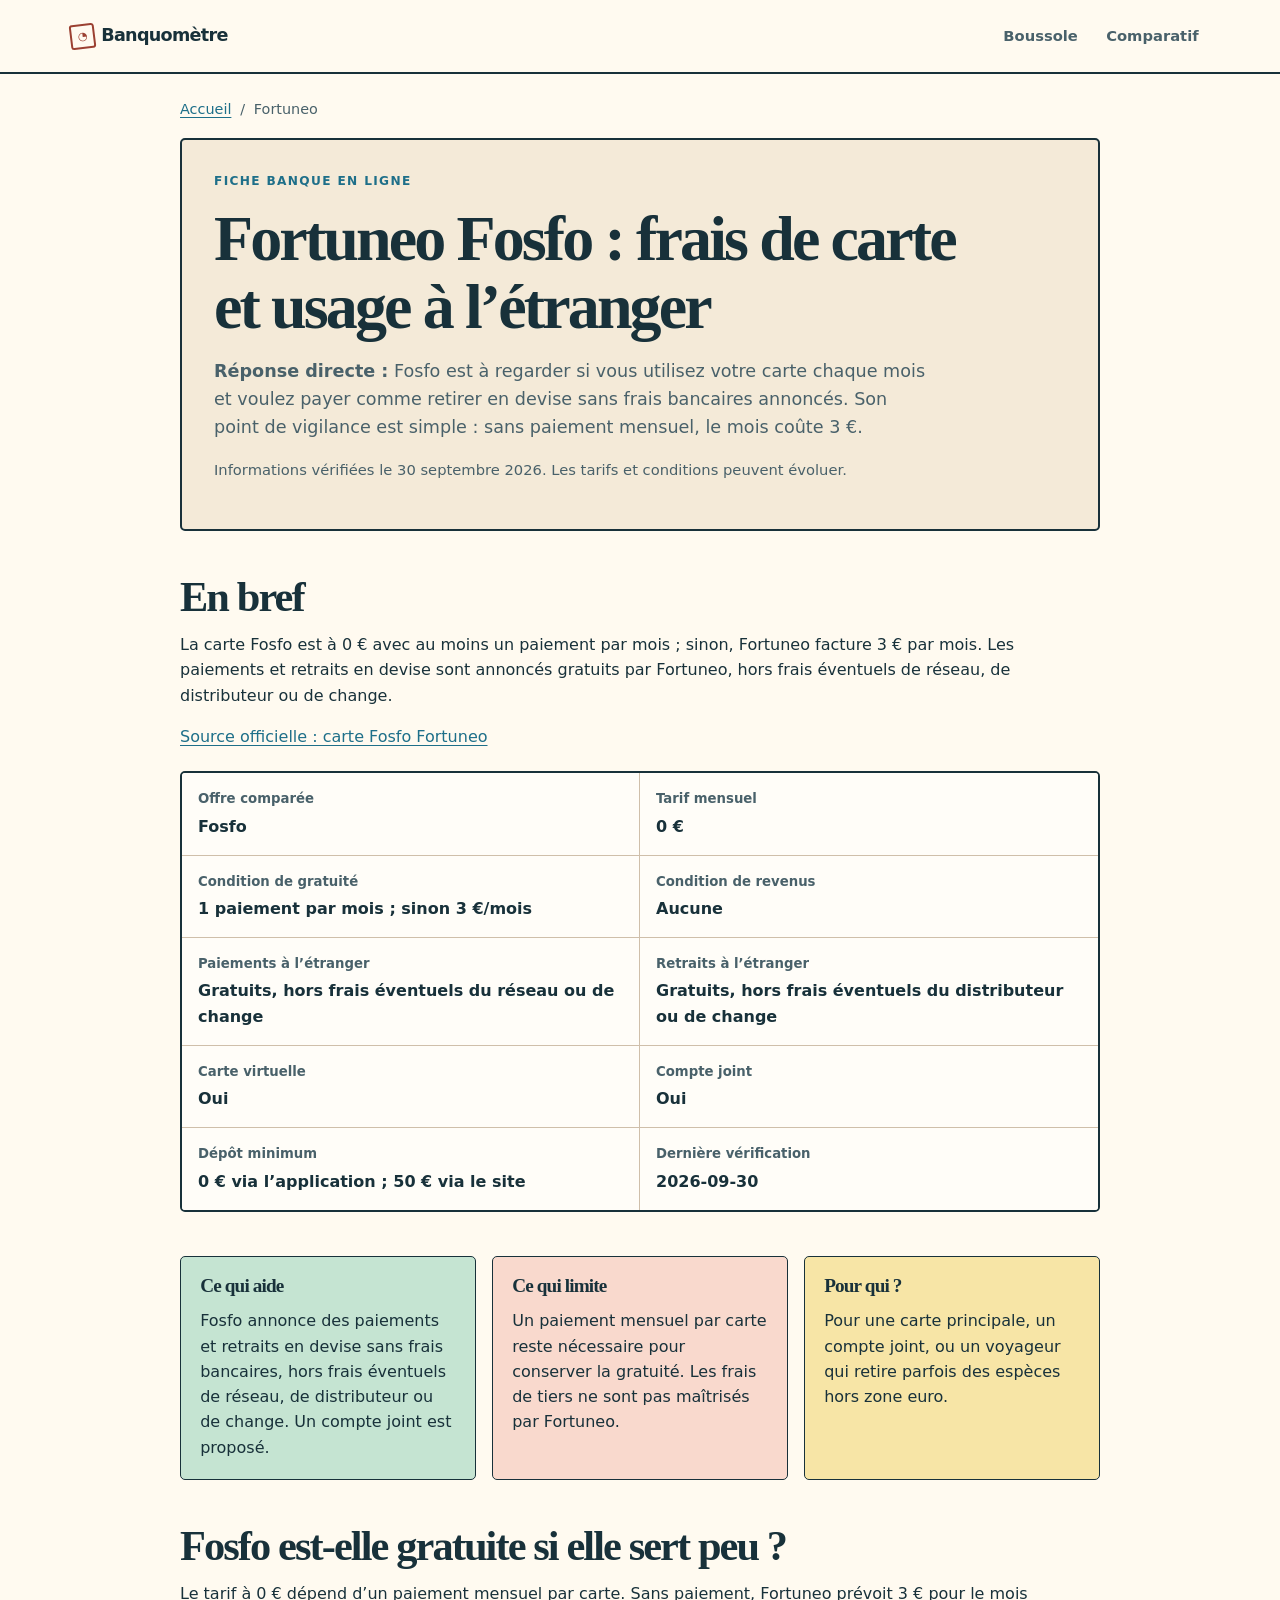
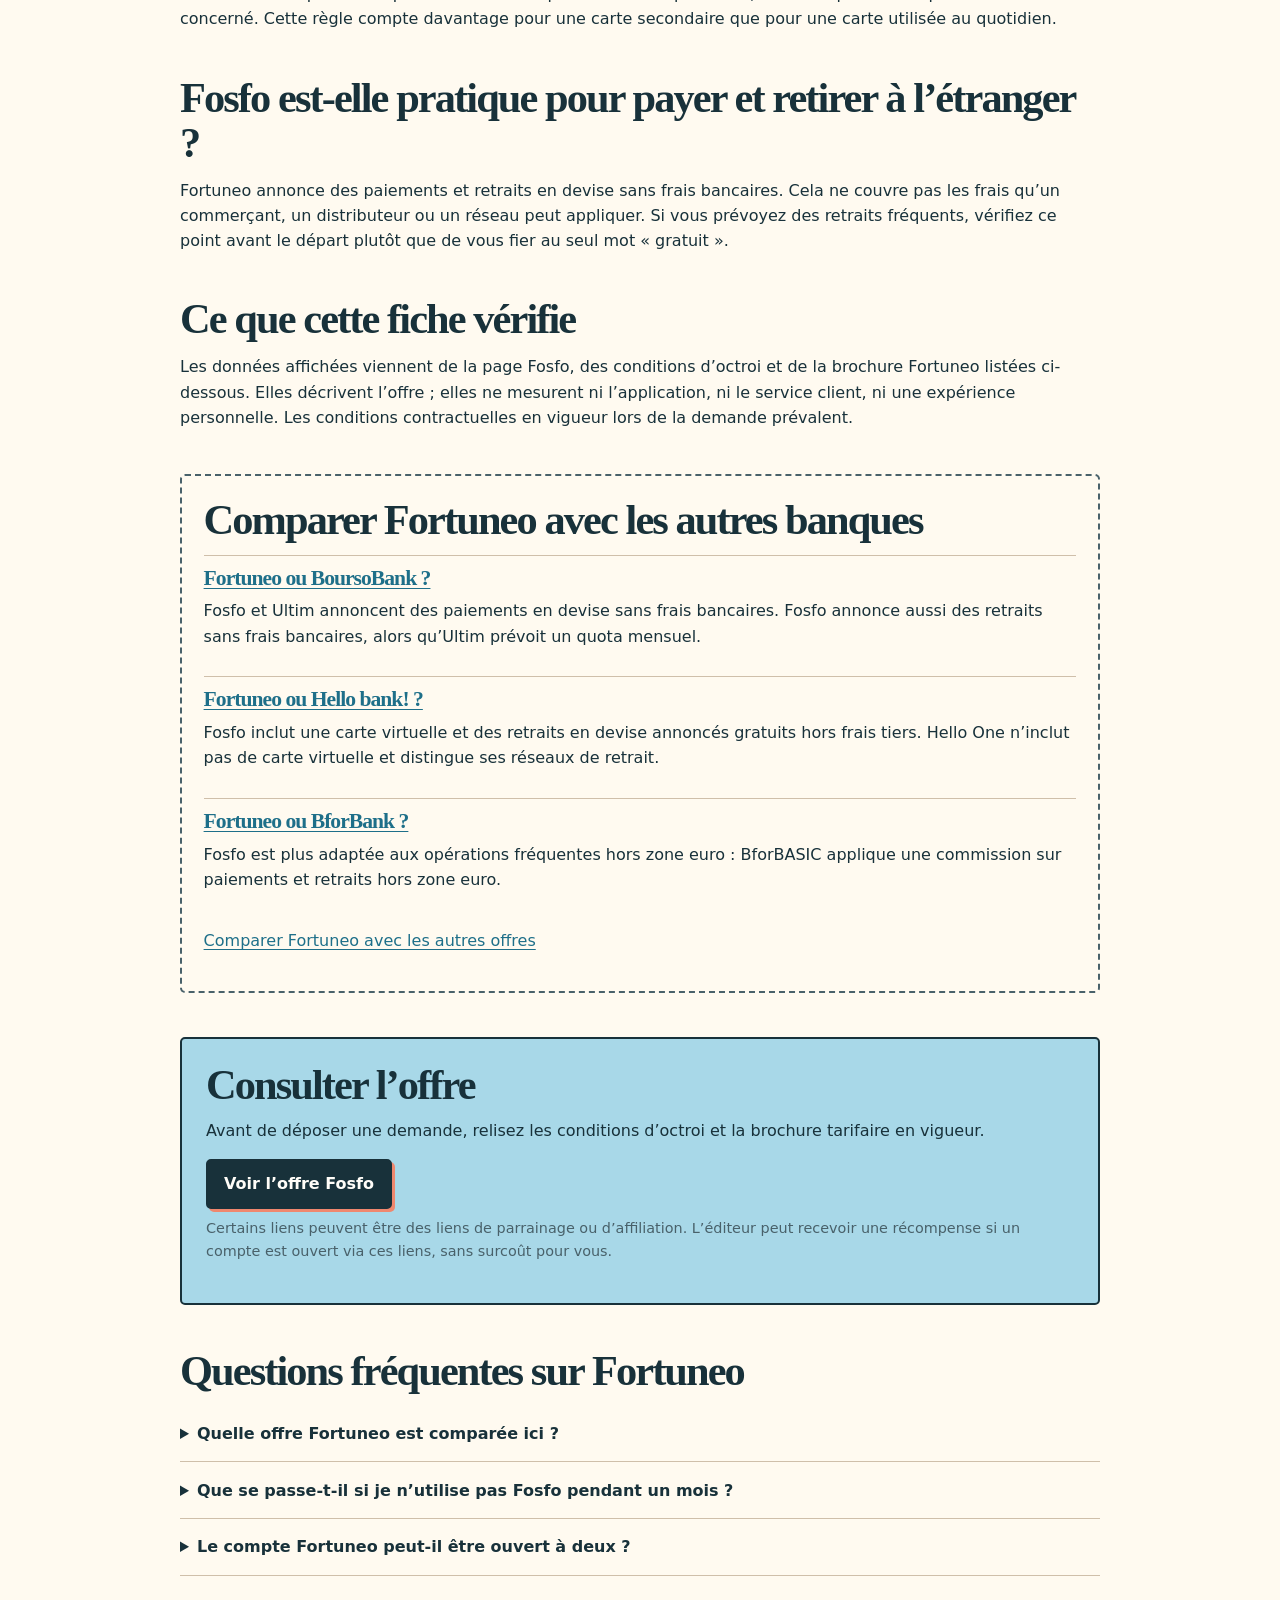
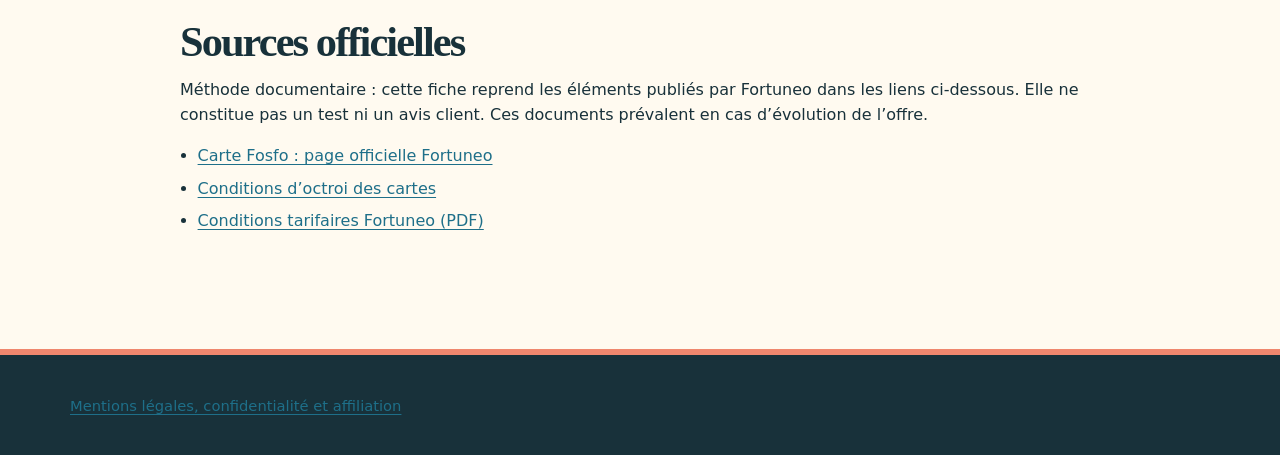
<file: fortuneo.html>
<!doctype html>
<html lang="fr">
<head>
  <meta charset="utf-8">
  <meta name="viewport" content="width=device-width, initial-scale=1">
  <title>Fortuneo Fosfo : frais de carte et usage à l’étranger | Banquomètre</title>
  <meta name="description" content="Fosfo Fortuneo : 0 € avec un paiement mensuel, 3 € sinon, paiements et retraits en devise. Fiche fondée sur les documents officiels vérifiés.">
  <meta property="og:type" content="website"><meta property="og:locale" content="fr_FR">
  <meta property="og:title" content="Fortuneo Fosfo : frais de carte et usage à l’étranger | Banquomètre">
  <meta property="og:description" content="Les règles d’usage, de paiement et de retrait de Fosfo, avec les sources officielles consultées.">
  <meta property="og:url" content="https://artisanatfacture-lgtm.github.io/Banquom-tre/fortuneo.html">
  <meta name="twitter:card" content="summary">
  <link rel="canonical" href="https://artisanatfacture-lgtm.github.io/Banquom-tre/fortuneo.html">
  <link rel="icon" href="assets/favicon.svg" type="image/svg+xml">
  <link rel="stylesheet" href="css/style.css">
  <script type="application/ld+json">
  {"@context":"https://schema.org","@graph":[
    {"@type":"BreadcrumbList","itemListElement":[{"@type":"ListItem","position":1,"name":"Accueil","item":"https://artisanatfacture-lgtm.github.io/Banquom-tre/"},{"@type":"ListItem","position":2,"name":"Fortuneo","item":"https://artisanatfacture-lgtm.github.io/Banquom-tre/fortuneo.html"}]},
    {"@type":"FAQPage","mainEntity":[
      {"@type":"Question","name":"Quelle offre Fortuneo est comparée ici ?","acceptedAnswer":{"@type":"Answer","text":"La fiche présente la carte Fosfo. Ses conditions sont résumées à partir des pages, conditions d’octroi et tarifs officiels de Fortuneo."}},
      {"@type":"Question","name":"Que se passe-t-il si je n’utilise pas Fosfo pendant un mois ?","acceptedAnswer":{"@type":"Answer","text":"La gratuité de Fosfo est conditionnée à un paiement mensuel par carte. Sans paiement, Fortuneo facture 3 € pour le mois concerné, selon les documents officiels consultés."}},
      {"@type":"Question","name":"Le compte Fortuneo peut-il être ouvert à deux ?","acceptedAnswer":{"@type":"Answer","text":"Oui. Fortuneo propose un compte joint ; les conditions applicables doivent être consultées directement sur la page officielle au moment de l’ouverture."}}
    ]}
  ]}
  </script>
  <script src="js/banques.js" defer></script><script src="js/app.js" defer></script>
</head>
<body data-bank-slug="fortuneo">
  <a class="skip-link" href="#contenu">Aller au contenu</a>
  <header class="site-header"><div class="container header-inner"><a class="brand" href="index.html" aria-label="Accueil Banquomètre"><span aria-hidden="true">◔</span> Banquomètre</a><nav aria-label="Navigation principale"><a href="index.html">Boussole</a><a href="comparatif.html">Comparatif</a></nav></div></header>
  <main id="contenu" class="container detail-page">
    <nav class="breadcrumb" aria-label="Fil d’Ariane"><ol><li><a href="index.html">Accueil</a></li><li aria-current="page">Fortuneo</li></ol></nav>
    <article>
      <header class="page-intro"><p class="eyebrow">Fiche banque en ligne</p><h1>Fortuneo Fosfo : frais de carte et usage à l’étranger</h1><p class="lead"><strong>Réponse directe :</strong> Fosfo est à regarder si vous utilisez votre carte chaque mois et voulez payer comme retirer en devise sans frais bancaires annoncés. Son point de vigilance est simple : sans paiement mensuel, le mois coûte 3 €.</p><p class="verification">Informations vérifiées le <time datetime="2026-09-30">30 septembre 2026</time>. Les tarifs et conditions peuvent évoluer.</p></header>

      <section class="bank-summary" aria-labelledby="bref"><h2 id="bref">En bref</h2><p>La carte Fosfo est à 0 € avec au moins un paiement par mois ; sinon, Fortuneo facture 3 € par mois. Les paiements et retraits en devise sont annoncés gratuits par Fortuneo, hors frais éventuels de réseau, de distributeur ou de change.</p><p><a href="https://www.fortuneo.fr/compte-bancaire/decouvrir-fosfo" rel="noopener" target="_blank">Source officielle : carte Fosfo Fortuneo</a></p>
        <dl id="bank-facts" class="fact-grid"><div><dt>Offre comparée</dt><dd>Fosfo</dd></div><div><dt>Tarif mensuel</dt><dd>0 €</dd></div><div><dt>Condition de gratuité</dt><dd>1 paiement par mois ; sinon 3 €/mois</dd></div><div><dt>Condition de revenus</dt><dd>Aucune</dd></div><div><dt>Paiements à l’étranger</dt><dd>Gratuits, hors frais éventuels du réseau ou de change</dd></div><div><dt>Retraits à l’étranger</dt><dd>Gratuits, hors frais éventuels du distributeur ou de change</dd></div><div><dt>Carte virtuelle</dt><dd>Oui</dd></div><div><dt>Compte joint</dt><dd>Oui</dd></div><div><dt>Dépôt minimum</dt><dd>0 € via l’application ; 50 € via le site</dd></div><div><dt>Dernière vérification</dt><dd>2026-09-30</dd></div></dl>
      </section>

      <section class="decision-grid" aria-label="Repères pour choisir Fosfo"><article class="decision-card helps"><h2>Ce qui aide</h2><p>Fosfo annonce des paiements et retraits en devise sans frais bancaires, hors frais éventuels de réseau, de distributeur ou de change. Un compte joint est proposé.</p></article><article class="decision-card limits"><h2>Ce qui limite</h2><p>Un paiement mensuel par carte reste nécessaire pour conserver la gratuité. Les frais de tiers ne sont pas maîtrisés par Fortuneo.</p></article><article class="decision-card profile"><h2>Pour qui ?</h2><p>Pour une carte principale, un compte joint, ou un voyageur qui retire parfois des espèces hors zone euro.</p></article></section>

      <section aria-labelledby="usage"><h2 id="usage">Fosfo est-elle gratuite si elle sert peu ?</h2><p>Le tarif à 0 € dépend d’un paiement mensuel par carte. Sans paiement, Fortuneo prévoit 3 € pour le mois concerné. Cette règle compte davantage pour une carte secondaire que pour une carte utilisée au quotidien.</p></section>

      <section aria-labelledby="etranger"><h2 id="etranger">Fosfo est-elle pratique pour payer et retirer à l’étranger ?</h2><p>Fortuneo annonce des paiements et retraits en devise sans frais bancaires. Cela ne couvre pas les frais qu’un commerçant, un distributeur ou un réseau peut appliquer. Si vous prévoyez des retraits fréquents, vérifiez ce point avant le départ plutôt que de vous fier au seul mot « gratuit ».</p></section>

      <section aria-labelledby="methode"><h2 id="methode">Ce que cette fiche vérifie</h2><p>Les données affichées viennent de la page Fosfo, des conditions d’octroi et de la brochure Fortuneo listées ci-dessous. Elles décrivent l’offre ; elles ne mesurent ni l’application, ni le service client, ni une expérience personnelle. Les conditions contractuelles en vigueur lors de la demande prévalent.</p></section>

      <section class="comparison-mini" aria-labelledby="comparaison"><h2 id="comparaison">Comparer Fortuneo avec les autres banques</h2><div class="comparison-item"><h3><a href="boursobank.html">Fortuneo ou BoursoBank ?</a></h3><p>Fosfo et Ultim annoncent des paiements en devise sans frais bancaires. Fosfo annonce aussi des retraits sans frais bancaires, alors qu’Ultim prévoit un quota mensuel.</p></div><div class="comparison-item"><h3><a href="hello-bank.html">Fortuneo ou Hello bank! ?</a></h3><p>Fosfo inclut une carte virtuelle et des retraits en devise annoncés gratuits hors frais tiers. Hello One n’inclut pas de carte virtuelle et distingue ses réseaux de retrait.</p></div><div class="comparison-item"><h3><a href="bforbank.html">Fortuneo ou BforBank ?</a></h3><p>Fosfo est plus adaptée aux opérations fréquentes hors zone euro : BforBASIC applique une commission sur paiements et retraits hors zone euro.</p></div><p><a href="comparatif.html">Comparer Fortuneo avec les autres offres</a></p></section>

      <section class="offer-panel" aria-labelledby="offre"><h2 id="offre">Consulter l’offre</h2><p>Avant de déposer une demande, relisez les conditions d’octroi et la brochure tarifaire en vigueur.</p><a id="bank-offer-link" class="button" href="https://www.fortuneo.fr/compte-bancaire/decouvrir-fosfo" rel="noopener">Voir l’offre Fosfo</a><p class="disclosure">Certains liens peuvent être des liens de parrainage ou d’affiliation. L’éditeur peut recevoir une récompense si un compte est ouvert via ces liens, sans surcoût pour vous.</p></section>

      <section aria-labelledby="faq"><h2 id="faq">Questions fréquentes sur Fortuneo</h2><details><summary>Quelle offre Fortuneo est comparée ici ?</summary><p>La fiche présente la carte Fosfo. Ses conditions sont résumées à partir des pages, conditions d’octroi et tarifs officiels de Fortuneo.</p></details><details><summary>Que se passe-t-il si je n’utilise pas Fosfo pendant un mois ?</summary><p>La gratuité de Fosfo est conditionnée à un paiement mensuel par carte. Sans paiement, Fortuneo facture 3 € pour le mois concerné, selon les documents officiels consultés.</p></details><details><summary>Le compte Fortuneo peut-il être ouvert à deux ?</summary><p>Oui. Fortuneo propose un compte joint ; les conditions applicables doivent être consultées directement sur la page officielle au moment de l’ouverture.</p></details></section>

      <section aria-labelledby="sources"><h2 id="sources">Sources officielles</h2><p>Méthode documentaire : cette fiche reprend les éléments publiés par Fortuneo dans les liens ci-dessous. Elle ne constitue pas un test ni un avis client. Ces documents prévalent en cas d’évolution de l’offre.</p><ul class="source-list"><li><a href="https://www.fortuneo.fr/compte-bancaire/decouvrir-fosfo" rel="noopener" target="_blank">Carte Fosfo : page officielle Fortuneo</a></li><li><a href="https://www.fortuneo.fr/compte-bancaire/conditions-octroi-carte-bancaire" rel="noopener" target="_blank">Conditions d’octroi des cartes</a></li><li><a href="https://www.fortuneo.fr/files/fortuneo-tarifs-09022026.pdf" rel="noopener" target="_blank">Conditions tarifaires Fortuneo (PDF)</a></li></ul></section>
    </article>
  </main>
  <footer class="site-footer"><div class="container"><a href="mentions-legales.html">Mentions légales, confidentialité et affiliation</a></div></footer>
</body>
</html>
</file>
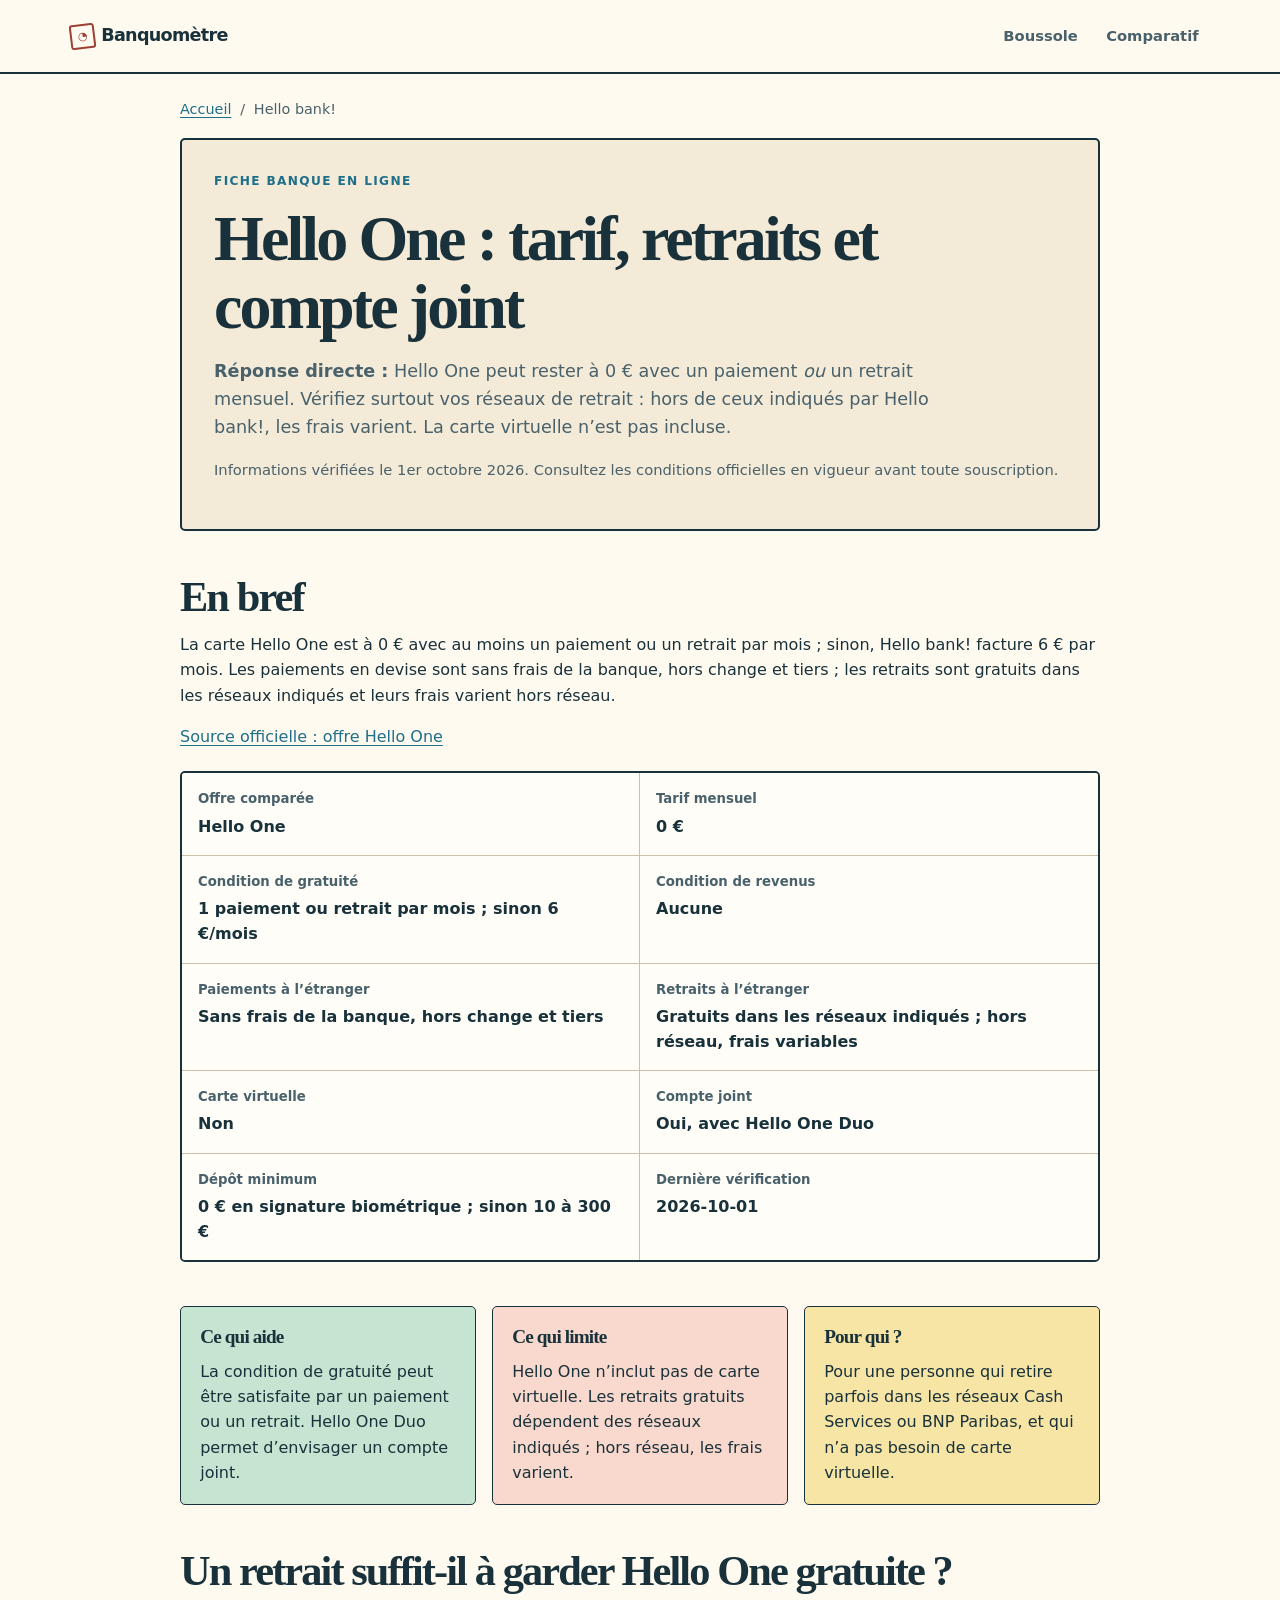
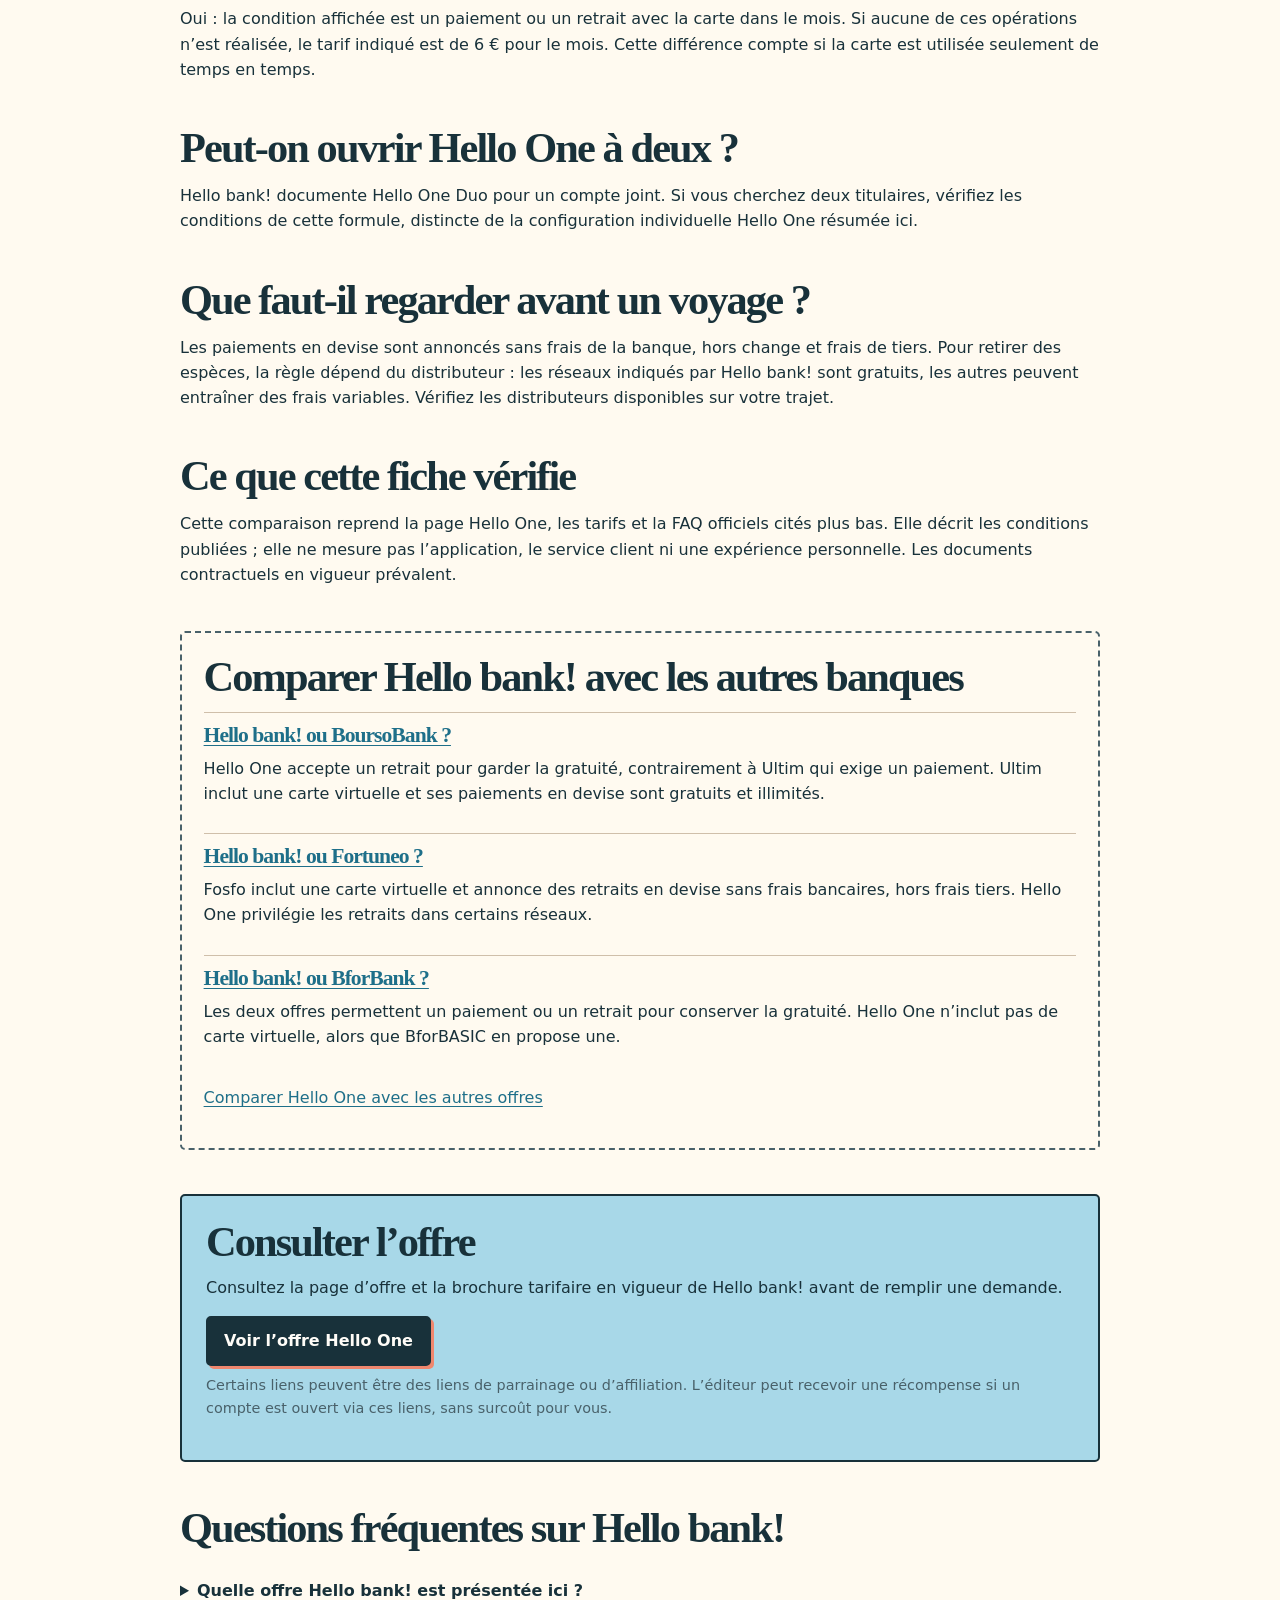
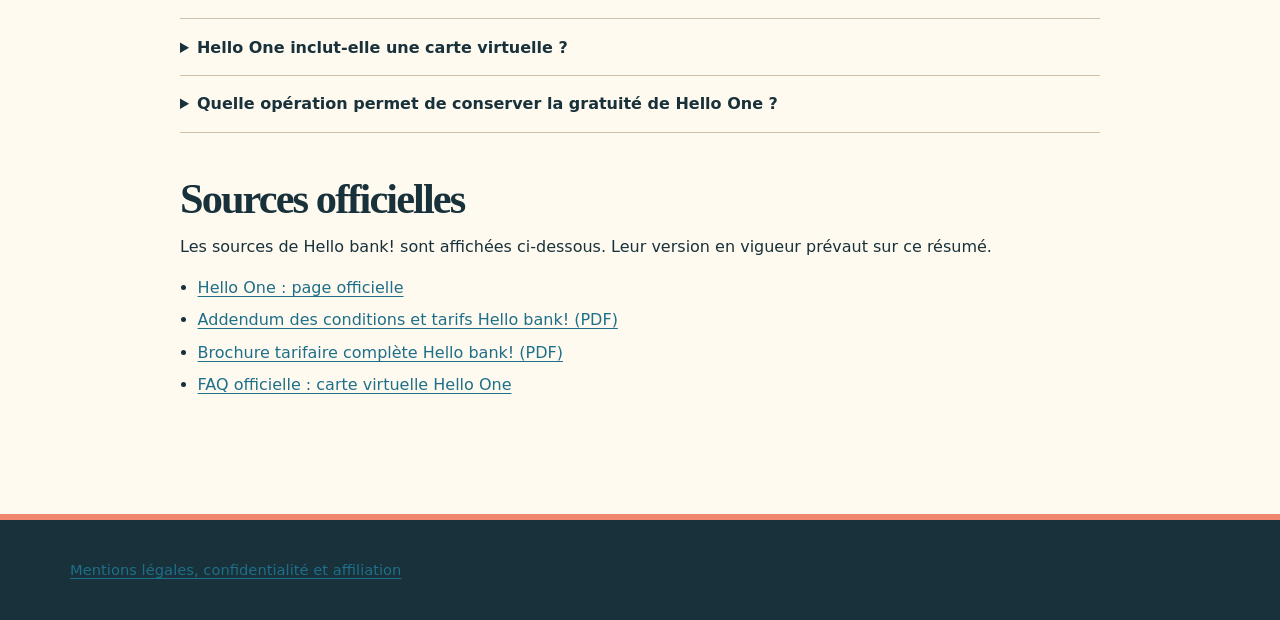
<file: hello-bank.html>
<!doctype html>
<html lang="fr">
<head>
  <meta charset="utf-8">
  <meta name="viewport" content="width=device-width, initial-scale=1">
  <title>Hello One : tarif, retraits et compte joint | Banquomètre</title>
  <meta name="description" content="Hello One : 0 € avec un paiement ou retrait mensuel, 6 € sinon. Carte virtuelle, réseaux de retrait et compte joint Hello One Duo expliqués avec sources.">
  <meta property="og:type" content="website"><meta property="og:locale" content="fr_FR">
  <meta property="og:title" content="Hello One : tarif, retraits et compte joint | Banquomètre">
  <meta property="og:description" content="Les conditions d’usage de Hello One, ses réseaux de retrait et l’offre Hello One Duo, avec sources officielles.">
  <meta property="og:url" content="https://artisanatfacture-lgtm.github.io/Banquom-tre/hello-bank.html">
  <meta name="twitter:card" content="summary"><link rel="canonical" href="https://artisanatfacture-lgtm.github.io/Banquom-tre/hello-bank.html"><link rel="icon" href="assets/favicon.svg" type="image/svg+xml"><link rel="stylesheet" href="css/style.css">
  <script type="application/ld+json">
  {"@context":"https://schema.org","@graph":[
    {"@type":"BreadcrumbList","itemListElement":[{"@type":"ListItem","position":1,"name":"Accueil","item":"https://artisanatfacture-lgtm.github.io/Banquom-tre/"},{"@type":"ListItem","position":2,"name":"Hello bank!","item":"https://artisanatfacture-lgtm.github.io/Banquom-tre/hello-bank.html"}]},
    {"@type":"FAQPage","mainEntity":[
      {"@type":"Question","name":"Quelle offre Hello bank! est présentée ici ?","acceptedAnswer":{"@type":"Answer","text":"Cette fiche porte sur Hello One. Les données comparées viennent des pages et tarifs officiels de Hello bank! consultés à la date affichée."}},
      {"@type":"Question","name":"Hello One inclut-elle une carte virtuelle ?","acceptedAnswer":{"@type":"Answer","text":"Non, Hello One n’inclut pas de carte virtuelle, selon la FAQ officielle de Hello bank!."}},
      {"@type":"Question","name":"Quelle opération permet de conserver la gratuité de Hello One ?","acceptedAnswer":{"@type":"Answer","text":"Hello One reste gratuite avec au moins un paiement ou un retrait par mois. Sinon, Hello bank! applique le tarif prévu dans ses conditions en vigueur."}}
    ]}
  ]}
  </script>
  <script src="js/banques.js" defer></script><script src="js/app.js" defer></script>
</head>
<body data-bank-slug="hello-bank">
  <a class="skip-link" href="#contenu">Aller au contenu</a>
  <header class="site-header"><div class="container header-inner"><a class="brand" href="index.html" aria-label="Accueil Banquomètre"><span aria-hidden="true">◔</span> Banquomètre</a><nav aria-label="Navigation principale"><a href="index.html">Boussole</a><a href="comparatif.html">Comparatif</a></nav></div></header>
  <main id="contenu" class="container detail-page">
    <nav class="breadcrumb" aria-label="Fil d’Ariane"><ol><li><a href="index.html">Accueil</a></li><li aria-current="page">Hello bank!</li></ol></nav>
    <article>
      <header class="page-intro"><p class="eyebrow">Fiche banque en ligne</p><h1>Hello One : tarif, retraits et compte joint</h1><p class="lead"><strong>Réponse directe :</strong> Hello One peut rester à 0 € avec un paiement <em>ou</em> un retrait mensuel. Vérifiez surtout vos réseaux de retrait : hors de ceux indiqués par Hello bank!, les frais varient. La carte virtuelle n’est pas incluse.</p><p class="verification">Informations vérifiées le <time datetime="2026-10-01">1er octobre 2026</time>. Consultez les conditions officielles en vigueur avant toute souscription.</p></header>

      <section class="bank-summary" aria-labelledby="bref"><h2 id="bref">En bref</h2><p>La carte Hello One est à 0 € avec au moins un paiement ou un retrait par mois ; sinon, Hello bank! facture 6 € par mois. Les paiements en devise sont sans frais de la banque, hors change et tiers ; les retraits sont gratuits dans les réseaux indiqués et leurs frais varient hors réseau.</p><p><a href="https://www.hellobank.fr/fr/offre/compte-et-cartes/hello-one/" rel="noopener" target="_blank">Source officielle : offre Hello One</a></p><dl id="bank-facts" class="fact-grid"><div><dt>Offre comparée</dt><dd>Hello One</dd></div><div><dt>Tarif mensuel</dt><dd>0 €</dd></div><div><dt>Condition de gratuité</dt><dd>1 paiement ou retrait par mois ; sinon 6 €/mois</dd></div><div><dt>Condition de revenus</dt><dd>Aucune</dd></div><div><dt>Paiements à l’étranger</dt><dd>Sans frais de la banque, hors change et tiers</dd></div><div><dt>Retraits à l’étranger</dt><dd>Gratuits dans les réseaux indiqués ; hors réseau, frais variables</dd></div><div><dt>Carte virtuelle</dt><dd>Non</dd></div><div><dt>Compte joint</dt><dd>Oui, avec Hello One Duo</dd></div><div><dt>Dépôt minimum</dt><dd>0 € en signature biométrique ; sinon 10 à 300 €</dd></div><div><dt>Dernière vérification</dt><dd>2026-10-01</dd></div></dl></section>

      <section class="decision-grid" aria-label="Repères pour choisir Hello One"><article class="decision-card helps"><h2>Ce qui aide</h2><p>La condition de gratuité peut être satisfaite par un paiement ou un retrait. Hello One Duo permet d’envisager un compte joint.</p></article><article class="decision-card limits"><h2>Ce qui limite</h2><p>Hello One n’inclut pas de carte virtuelle. Les retraits gratuits dépendent des réseaux indiqués ; hors réseau, les frais varient.</p></article><article class="decision-card profile"><h2>Pour qui ?</h2><p>Pour une personne qui retire parfois dans les réseaux Cash Services ou BNP Paribas, et qui n’a pas besoin de carte virtuelle.</p></article></section>

      <section aria-labelledby="usage"><h2 id="usage">Un retrait suffit-il à garder Hello One gratuite ?</h2><p>Oui : la condition affichée est un paiement ou un retrait avec la carte dans le mois. Si aucune de ces opérations n’est réalisée, le tarif indiqué est de 6 € pour le mois. Cette différence compte si la carte est utilisée seulement de temps en temps.</p></section>

      <section aria-labelledby="joint"><h2 id="joint">Peut-on ouvrir Hello One à deux ?</h2><p>Hello bank! documente Hello One Duo pour un compte joint. Si vous cherchez deux titulaires, vérifiez les conditions de cette formule, distincte de la configuration individuelle Hello One résumée ici.</p></section>

      <section aria-labelledby="etranger"><h2 id="etranger">Que faut-il regarder avant un voyage ?</h2><p>Les paiements en devise sont annoncés sans frais de la banque, hors change et frais de tiers. Pour retirer des espèces, la règle dépend du distributeur : les réseaux indiqués par Hello bank! sont gratuits, les autres peuvent entraîner des frais variables. Vérifiez les distributeurs disponibles sur votre trajet.</p></section>

      <section aria-labelledby="methode"><h2 id="methode">Ce que cette fiche vérifie</h2><p>Cette comparaison reprend la page Hello One, les tarifs et la FAQ officiels cités plus bas. Elle décrit les conditions publiées ; elle ne mesure pas l’application, le service client ni une expérience personnelle. Les documents contractuels en vigueur prévalent.</p></section>

      <section class="comparison-mini" aria-labelledby="comparaison"><h2 id="comparaison">Comparer Hello bank! avec les autres banques</h2><div class="comparison-item"><h3><a href="boursobank.html">Hello bank! ou BoursoBank ?</a></h3><p>Hello One accepte un retrait pour garder la gratuité, contrairement à Ultim qui exige un paiement. Ultim inclut une carte virtuelle et ses paiements en devise sont gratuits et illimités.</p></div><div class="comparison-item"><h3><a href="fortuneo.html">Hello bank! ou Fortuneo ?</a></h3><p>Fosfo inclut une carte virtuelle et annonce des retraits en devise sans frais bancaires, hors frais tiers. Hello One privilégie les retraits dans certains réseaux.</p></div><div class="comparison-item"><h3><a href="bforbank.html">Hello bank! ou BforBank ?</a></h3><p>Les deux offres permettent un paiement ou un retrait pour conserver la gratuité. Hello One n’inclut pas de carte virtuelle, alors que BforBASIC en propose une.</p></div><p><a href="comparatif.html">Comparer Hello One avec les autres offres</a></p></section>

      <section class="offer-panel" aria-labelledby="offre"><h2 id="offre">Consulter l’offre</h2><p>Consultez la page d’offre et la brochure tarifaire en vigueur de Hello bank! avant de remplir une demande.</p><a id="bank-offer-link" class="button" href="https://www.hellobank.fr/fr/offre/compte-et-cartes/hello-one/" rel="noopener">Voir l’offre Hello One</a><p class="disclosure">Certains liens peuvent être des liens de parrainage ou d’affiliation. L’éditeur peut recevoir une récompense si un compte est ouvert via ces liens, sans surcoût pour vous.</p></section>

      <section aria-labelledby="faq"><h2 id="faq">Questions fréquentes sur Hello bank!</h2><details><summary>Quelle offre Hello bank! est présentée ici ?</summary><p>Cette fiche porte sur Hello One. Les données comparées viennent des pages et tarifs officiels de Hello bank! consultés à la date affichée.</p></details><details><summary>Hello One inclut-elle une carte virtuelle ?</summary><p>Non, Hello One n’inclut pas de carte virtuelle, selon la FAQ officielle de Hello bank!.</p></details><details><summary>Quelle opération permet de conserver la gratuité de Hello One ?</summary><p>Hello One reste gratuite avec au moins un paiement ou un retrait par mois. Sinon, Hello bank! applique le tarif prévu dans ses conditions en vigueur.</p></details></section>

      <section aria-labelledby="sources"><h2 id="sources">Sources officielles</h2><p>Les sources de Hello bank! sont affichées ci-dessous. Leur version en vigueur prévaut sur ce résumé.</p><ul class="source-list"><li><a href="https://www.hellobank.fr/fr/offre/compte-et-cartes/hello-one/" rel="noopener" target="_blank">Hello One : page officielle</a></li><li><a href="https://www.hellobank.fr/content/dam/hellobank/rsc/contrib/document/pdf/addendum-conditions-et-tarifs-hellobank.pdf" rel="noopener" target="_blank">Addendum des conditions et tarifs Hello bank! (PDF)</a></li><li><a href="https://www.hellobank.fr/content/dam/hellobank/rsc/contrib/document/pdf/tarifs-hellobank.pdf" rel="noopener" target="_blank">Brochure tarifaire complète Hello bank! (PDF)</a></li><li><a href="https://www.hellobank.fr/faq/puis-je-obtenir-une-carte-virtuelle-avec-l-offre-hello-one" rel="noopener" target="_blank">FAQ officielle : carte virtuelle Hello One</a></li></ul></section>
    </article>
  </main>
  <footer class="site-footer"><div class="container"><a href="mentions-legales.html">Mentions légales, confidentialité et affiliation</a></div></footer>
</body>
</html>
</file>
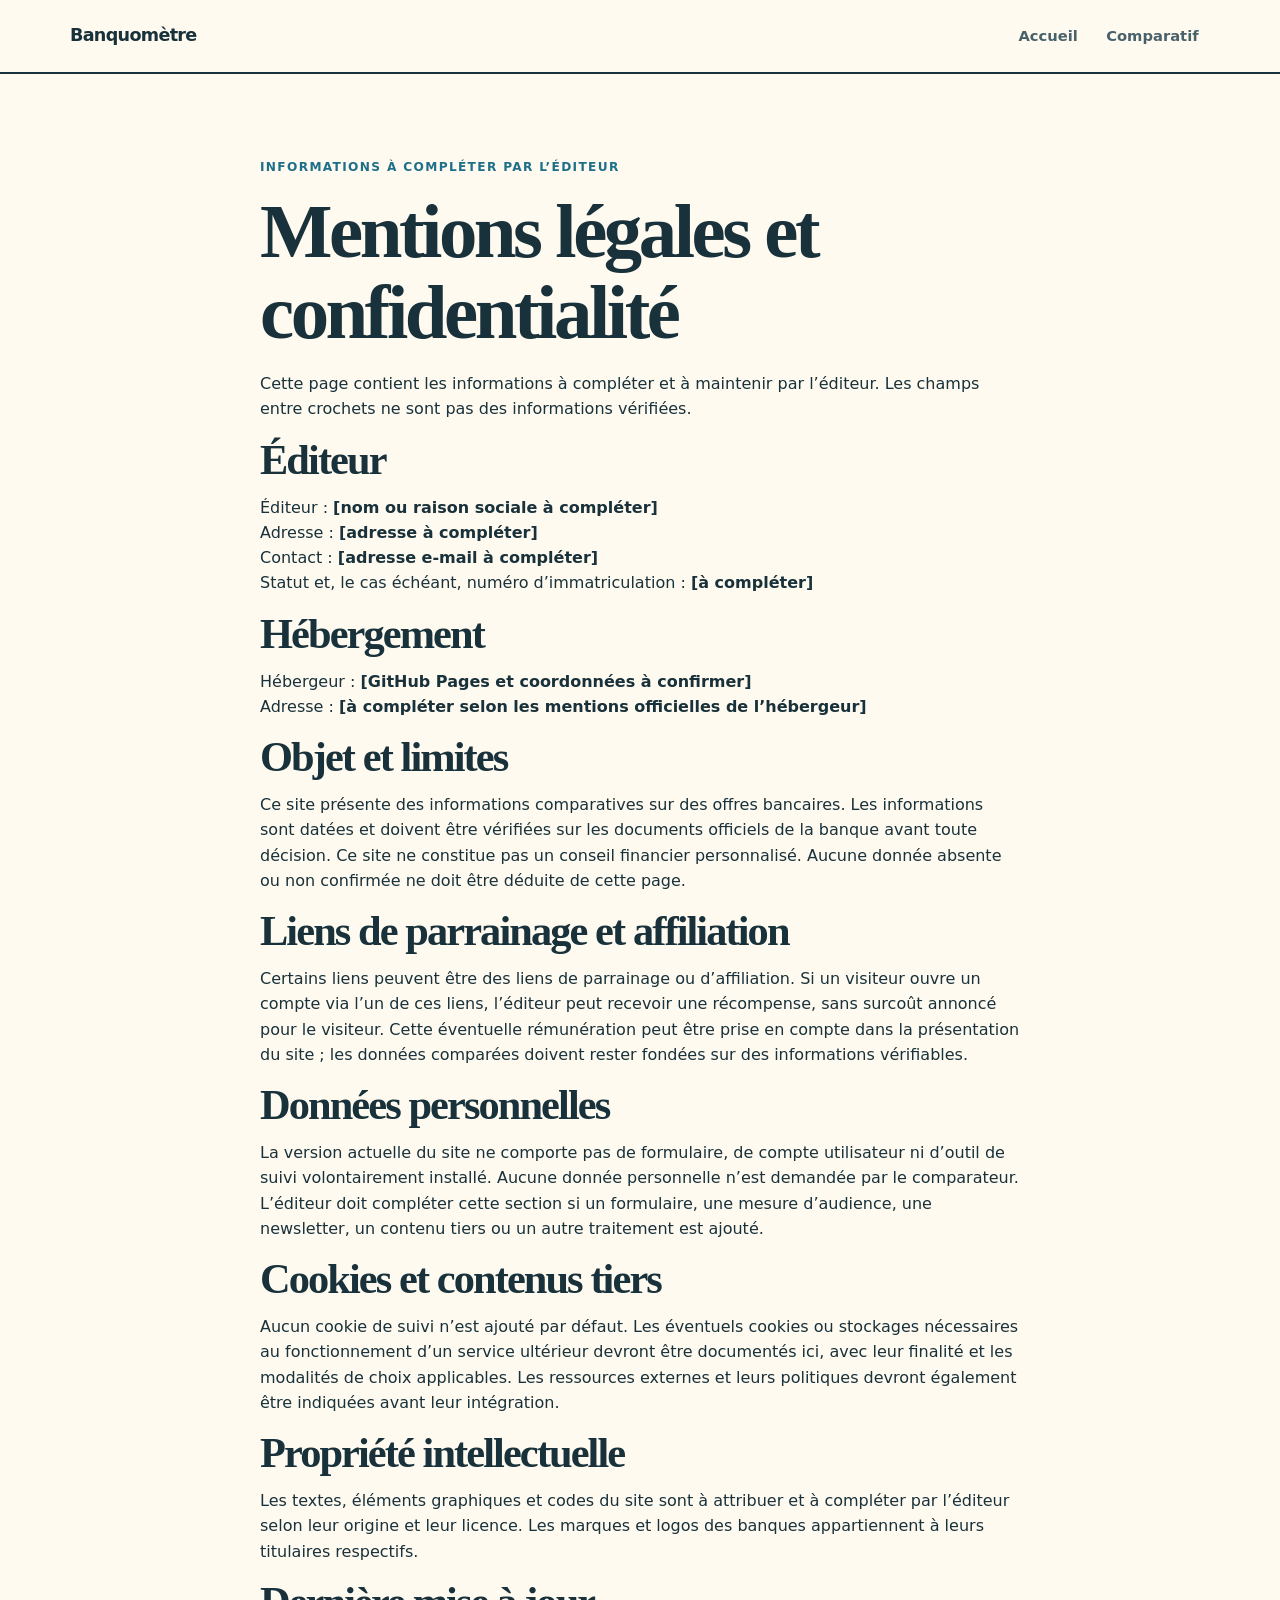
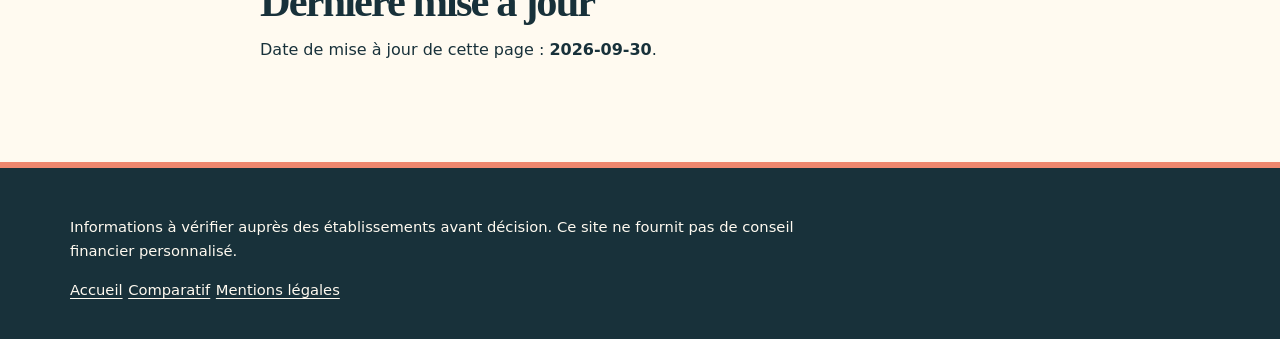
<file: mentions-legales.html>
<!doctype html>
<html lang="fr">
<head>
  <meta charset="utf-8">
  <meta name="viewport" content="width=device-width, initial-scale=1">
  <title>Mentions légales et confidentialité | Banquomètre</title>
  <meta name="description" content="Mentions légales, confidentialité et transparence sur les liens de parrainage de Banquomètre.">
  <link rel="canonical" href="https://artisanatfacture-lgtm.github.io/Banquom-tre/mentions-legales.html">
  <meta property="og:type" content="website">
  <meta property="og:url" content="https://artisanatfacture-lgtm.github.io/Banquom-tre/mentions-legales.html">
  <meta property="og:title" content="Mentions légales et confidentialité | Banquomètre">
  <meta property="og:description" content="Mentions légales, confidentialité et transparence sur les liens de parrainage de Banquomètre.">
  <link rel="icon" href="assets/favicon.svg" type="image/svg+xml">
  <link rel="stylesheet" href="css/style.css">
</head>
<body>
  <a class="skip-link" href="#contenu">Aller au contenu</a>
  <header class="site-header"><div class="container header-inner"><a class="brand" href="index.html" aria-label="Accueil Banquomètre">Banquomètre</a><nav aria-label="Navigation principale"><a href="index.html">Accueil</a><a href="comparatif.html">Comparatif</a></nav></div></header>
  <main id="contenu" class="section"><div class="container narrow">
    <p class="eyebrow">Informations à compléter par l’éditeur</p>
    <h1>Mentions légales et confidentialité</h1>
    <p>Cette page contient les informations à compléter et à maintenir par l’éditeur. Les champs entre crochets ne sont pas des informations vérifiées.</p>

    <h2>Éditeur</h2>
    <p>Éditeur : <strong>[nom ou raison sociale à compléter]</strong><br>
    Adresse : <strong>[adresse à compléter]</strong><br>
    Contact : <strong>[adresse e-mail à compléter]</strong><br>
    Statut et, le cas échéant, numéro d’immatriculation : <strong>[à compléter]</strong></p>

    <h2>Hébergement</h2>
    <p>Hébergeur : <strong>[GitHub Pages et coordonnées à confirmer]</strong><br>
    Adresse : <strong>[à compléter selon les mentions officielles de l’hébergeur]</strong></p>

    <h2>Objet et limites</h2>
    <p>Ce site présente des informations comparatives sur des offres bancaires. Les informations sont datées et doivent être vérifiées sur les documents officiels de la banque avant toute décision. Ce site ne constitue pas un conseil financier personnalisé. Aucune donnée absente ou non confirmée ne doit être déduite de cette page.</p>

    <h2>Liens de parrainage et affiliation</h2>
    <p>Certains liens peuvent être des liens de parrainage ou d’affiliation. Si un visiteur ouvre un compte via l’un de ces liens, l’éditeur peut recevoir une récompense, sans surcoût annoncé pour le visiteur. Cette éventuelle rémunération peut être prise en compte dans la présentation du site ; les données comparées doivent rester fondées sur des informations vérifiables.</p>

    <h2>Données personnelles</h2>
    <p>La version actuelle du site ne comporte pas de formulaire, de compte utilisateur ni d’outil de suivi volontairement installé. Aucune donnée personnelle n’est demandée par le comparateur. L’éditeur doit compléter cette section si un formulaire, une mesure d’audience, une newsletter, un contenu tiers ou un autre traitement est ajouté.</p>

    <h2>Cookies et contenus tiers</h2>
    <p>Aucun cookie de suivi n’est ajouté par défaut. Les éventuels cookies ou stockages nécessaires au fonctionnement d’un service ultérieur devront être documentés ici, avec leur finalité et les modalités de choix applicables. Les ressources externes et leurs politiques devront également être indiquées avant leur intégration.</p>

    <h2>Propriété intellectuelle</h2>
    <p>Les textes, éléments graphiques et codes du site sont à attribuer et à compléter par l’éditeur selon leur origine et leur licence. Les marques et logos des banques appartiennent à leurs titulaires respectifs.</p>

    <h2>Dernière mise à jour</h2>
    <p>Date de mise à jour de cette page : <strong>2026-09-30</strong>.</p>
  </div></main>
  <footer class="site-footer"><div class="container"><p>Informations à vérifier auprès des établissements avant décision. Ce site ne fournit pas de conseil financier personnalisé.</p><nav aria-label="Liens de pied de page"><a href="index.html">Accueil</a><a href="comparatif.html">Comparatif</a><a href="mentions-legales.html" aria-current="page">Mentions légales</a></nav></div></footer>
</body>
</html>
</file>
<file: css/style.css>
:root {
--ink:#18313a;
--ink-soft:#49616a;
--paper:#fffaf0;
--paper-deep:#f4ead8;
--white:#fffdf8;
--blue:#a8d8e8;
--blue-deep:#1e6f89;
--coral:#ef876e;
--coral-deep:#9b4032;
--sun:#f5cf62;
--mint:#c5e4d2;
--line:#cfbfaa;
--focus:#b8442c;
--radius:12px;
}
* {
box-sizing:border-box;
}
[hidden] {
display:none !important;
}
html {
scroll-behavior:smooth;
}
body {
margin:0;
background:var(--paper);
color:var(--ink);
font-family:ui-rounded,"Arial Rounded MT Bold","Trebuchet MS",system-ui,sans-serif;
font-size:16px;
line-height:1.58;
}
a {
color:var(--blue-deep);
text-decoration-thickness:1px;
text-underline-offset:3px;
}
a:hover {
color:var(--ink);
}
a:focus-visible,button:focus-visible,input:focus-visible {
outline:3px solid var(--focus);
outline-offset:3px;
}
button {
font:inherit;
}
.container {
width:min(1140px,calc(100% - 2rem));
margin-inline:auto;
}
.narrow {
max-width:760px;
}
.skip-link {
position:absolute;
z-index:20;
top:0;
left:1rem;
padding:.65rem .9rem;
transform:translateY(-150%);
background:var(--ink);
color:var(--white);
}
.skip-link:focus {
transform:translateY(0);
}
/* Navigation: the tabs of a paper decision file. */
.site-header {
position:relative;
z-index:2;
border-bottom:2px solid var(--ink);
background:var(--paper);
}
.header-inner {
display:flex;
align-items:center;
justify-content:space-between;
min-height:72px;
gap:1rem;
}
.brand,.site-brand {
display:inline-flex;
align-items:center;
color:var(--ink);
font-size:1.1rem;
font-weight:900;
letter-spacing:-.04em;
text-decoration:none;
}
.brand span {
display:inline-grid;
width:1.55rem;
height:1.55rem;
place-items:center;
margin-right:.4rem;
border:2px solid currentColor;
border-radius:3px;
color:var(--coral-deep);
font-size:.7rem;
transform:rotate(-7deg);
}
.site-header nav,.site-footer nav {
display:flex;
flex-wrap:wrap;
gap:.35rem;
}
.site-header nav a {
padding:.4rem .65rem;
border:1px solid transparent;
border-radius:5px 5px 0 0;
color:var(--ink-soft);
font-size:.92rem;
font-weight:800;
text-decoration:none;
}
.site-header nav a:hover,.site-header nav a[aria-current="page"] {
border-color:var(--ink);
border-bottom-color:var(--paper);
background:var(--white);
color:var(--ink);
}
h1,h2,h3,h4 {
margin-top:0;
color:var(--ink);
font-family:Georgia,"Times New Roman",serif;
line-height:1.06;
letter-spacing:-.045em;
}
h1 {
max-width:790px;
margin-bottom:1.1rem;
font-size:clamp(2.55rem,6vw,5.2rem);
}
h2 {
margin-bottom:.75rem;
font-size:clamp(1.72rem,3.5vw,2.65rem);
}
h3 {
margin-bottom:.55rem;
font-size:1.35rem;
}
h4 {
font-size:1rem;
}
p {
margin:.55rem 0 1rem;
}
.lede {
max-width:700px;
color:var(--ink-soft);
font-size:clamp(1.06rem,2vw,1.23rem);
}
.section {
padding:5.25rem 0;
}
.eyebrow,.section-kicker {
display:flex;
align-items:center;
gap:.6rem;
margin:0 0 .85rem;
color:var(--blue-deep);
font-size:.76rem;
font-weight:900;
letter-spacing:.11em;
text-transform:uppercase;
}
.eyebrow span,.section-kicker span {
display:inline-grid;
width:2rem;
height:2rem;
place-items:center;
border:1px solid var(--ink);
border-radius:3px;
background:var(--sun);
color:var(--ink);
font-size:.72rem;
letter-spacing:0;
transform:rotate(-4deg);
}
.section-kicker p {
margin:0;
}
/* Cover plus a real procedure: robust rectangle, no clipped decorative callout. */
.hero {
padding:3.75rem 0 3.25rem;
border-bottom:2px solid var(--ink);
background:linear-gradient(90deg,var(--paper) 0 64%,var(--paper-deep) 64%);
}
.hero-layout {
display:grid;
grid-template-columns:minmax(0,1fr) minmax(285px,350px);
align-items:center;
gap:4rem;
}
.hero-layout > div {
position:relative;
}
.hero-layout > div::after {
position:absolute;
bottom:-1.25rem;
left:0;
width:5.5rem;
border-bottom:5px solid var(--coral);
content:"";
}
.hero-actions {
display:flex;
flex-wrap:wrap;
align-items:center;
gap:1rem;
margin-top:1.7rem;
}
.button {
display:inline-flex;
align-items:center;
justify-content:center;
min-height:46px;
padding:.64rem 1rem;
border:2px solid var(--ink);
border-radius:5px;
background:var(--ink);
color:var(--white);
font-weight:900;
text-align:center;
text-decoration:none;
box-shadow:3px 3px 0 var(--coral);
cursor:pointer;
}
.button:hover {
border-color:var(--blue-deep);
background:var(--blue-deep);
color:var(--white);
box-shadow:3px 3px 0 var(--sun);
}
.button-secondary {
background:transparent;
color:var(--ink);
box-shadow:none;
}
.button-secondary:hover {
color:var(--white);
}
.small-button {
min-height:36px;
padding:.35rem .65rem;
font-size:.85rem;
box-shadow:2px 2px 0 var(--coral);
}
.text-link {
display:inline-flex;
align-items:center;
gap:.35rem;
color:var(--ink);
font-weight:900;
}
.text-link::after {
color:var(--coral-deep);
content:"\2192";
transition:transform .18s ease;
}
.text-link:hover::after {
transform:translateX(3px);
}
.choice-path {
padding:1.35rem 1.3rem 1.15rem;
border:2px solid var(--ink);
border-radius:7px;
background:var(--white);
box-shadow:8px 8px 0 var(--blue);
}
.panel-label {
display:inline-block;
margin:0 0 .85rem;
padding:.2rem .45rem;
background:var(--coral);
color:var(--ink);
font-size:.72rem;
font-weight:900;
letter-spacing:.1em;
text-transform:uppercase;
}
.choice-path h2 {
margin-bottom:1rem;
font-size:1.55rem;
}
.choice-path ol {
display:grid;
gap:.75rem;
margin:0;
padding:0;
list-style:none;
}
.choice-path li {
display:grid;
grid-template-columns:1.85rem minmax(0,1fr);
align-items:start;
gap:.65rem;
}
.choice-path li > span {
display:grid;
width:1.85rem;
height:1.85rem;
place-items:center;
border:1px solid var(--ink);
border-radius:50%;
background:var(--sun);
font-size:.8rem;
font-weight:900;
}
.choice-path strong,.choice-path small {
display:block;
}
.choice-path strong {
font-size:.92rem;
line-height:1.25;
}
.choice-path small {
margin-top:.1rem;
color:var(--ink-soft);
font-size:.79rem;
line-height:1.3;
}
/* The decision board keeps the first useful action directly under the cover. */
.decision-section {
position:relative;
background:var(--white);
}
.decision-section::before {
position:absolute;
top:0;
left:0;
width:100%;
height:7px;
background:repeating-linear-gradient(90deg,var(--sun) 0 18px,var(--coral) 18px 36px,var(--blue) 36px 54px);
content:"";
}
.section-intro {
max-width:735px;
color:var(--ink-soft);
}
.priority-layout {
display:grid;
grid-template-columns:minmax(265px,.78fr) minmax(0,1.22fr);
gap:1.4rem;
margin-top:1.8rem;
}
.priority-list {
display:grid;
align-content:start;
gap:.5rem;
padding:.7rem;
border:1px solid var(--line);
background:var(--paper-deep);
}
.priority-button {
display:grid;
grid-template-columns:2rem minmax(0,1fr);
align-items:center;
gap:.65rem;
width:100%;
min-height:3.5rem;
padding:.7rem .8rem;
border:1px solid var(--ink);
border-radius:4px;
background:var(--white);
color:var(--ink);
font-weight:850;
text-align:left;
cursor:pointer;
}
.priority-button span {
display:grid;
width:1.75rem;
height:1.75rem;
place-items:center;
border-radius:3px;
background:var(--blue);
color:var(--ink);
font-weight:900;
}
.priority-button:hover,.priority-button[aria-pressed="true"] {
background:var(--mint);
}
.priority-button[aria-pressed="true"] {
box-shadow:4px 4px 0 var(--coral);
}
.decision-answer {
min-height:280px;
padding:1.5rem;
border:2px solid var(--ink);
border-radius:6px;
background:var(--paper);
box-shadow:6px 6px 0 var(--sun);
}
.decision-answer h3 {
max-width:620px;
font-size:clamp(1.35rem,2.7vw,2rem);
}
.decision-answer ul {
display:grid;
grid-template-columns:repeat(2,minmax(0,1fr));
gap:.55rem 1.3rem;
padding-left:1.15rem;
}
.decision-answer li {
padding-left:.1rem;
}
.answer-label {
width:max-content;
max-width:100%;
margin:0 0 .5rem;
padding:.2rem .45rem;
background:var(--coral);
color:var(--ink);
font-size:.75rem;
font-weight:900;
letter-spacing:.08em;
text-transform:uppercase;
}
.answer-limit {
padding:.75rem .85rem;
border-left:5px solid var(--coral);
background:var(--paper-deep);
}
.answer-links {
display:flex;
flex-wrap:wrap;
gap:1rem;
}
html:not(.js) .priority-list {
display:none;
}
/* Index-card catalogue: one block, one job, no implicit score. */
.offer-ledger {
background:var(--paper-deep);
}
.section-heading {
display:flex;
align-items:end;
justify-content:space-between;
gap:1.5rem;
margin-bottom:1.8rem;
}
.static-offer-grid {
display:grid;
grid-template-columns:repeat(4,minmax(0,1fr));
gap:1rem;
}
.static-offer {
position:relative;
display:flex;
min-width:0;
flex-direction:column;
padding:1.15rem 1.15rem 1.2rem;
border:2px solid var(--ink);
border-radius:5px;
background:var(--white);
}
.static-offer::before {
position:absolute;
top:-2px;
left:1rem;
width:3.1rem;
height:7px;
background:var(--blue);
content:"";
}
.static-offer:nth-child(2)::before {
background:var(--sun);
}
.static-offer:nth-child(3)::before {
background:var(--coral);
}
.static-offer:nth-child(4)::before {
background:var(--mint);
}
.featured-static {
box-shadow:5px 5px 0 var(--blue-deep);
}
.offer-number {
width:max-content;
margin:0 0 1rem;
padding:.15rem .42rem;
background:var(--paper-deep);
color:var(--ink-soft);
font-size:.76rem;
font-weight:900;
}
.static-offer h3 {
margin-bottom:.85rem;
}
.static-offer h3 span {
display:block;
margin-top:.2rem;
color:var(--blue-deep);
font-size:.9rem;
font-weight:800;
letter-spacing:0;
}
.static-offer p {
font-size:.93rem;
}
.static-offer p strong {
font-family:Georgia,"Times New Roman",serif;
font-size:1.42rem;
}
.offer-note {
color:var(--ink-soft);
}
.offer-actions {
display:flex;
flex-wrap:wrap;
align-items:center;
gap:.75rem;
margin-top:auto;
padding-top:.7rem;
}
.offer-actions a {
font-weight:900;
}
.source-section {
border-top:2px solid var(--ink);
background:var(--paper);
}
.two-columns {
display:grid;
grid-template-columns:repeat(2,minmax(0,1fr));
gap:4rem;
}
.source-list {
padding-left:1.1rem;
}
.source-list li {
margin:.45rem 0;
}
.site-footer {
padding:2.4rem 0;
border-top:6px solid var(--coral);
background:var(--ink);
color:var(--paper);
font-size:.92rem;
}
.site-footer p {
max-width:760px;
}
.site-footer nav a {
color:var(--paper);
}
/* Comparison is a filing board: filters first, four separated records after. */
.page-intro {
padding:3.8rem 0 3rem;
border-bottom:2px solid var(--ink);
background:linear-gradient(105deg,var(--paper-deep) 0 74%,var(--blue) 74%);
}
.breadcrumbs,.breadcrumb {
display:flex;
flex-wrap:wrap;
gap:.55rem;
margin:0 0 1.1rem;
color:var(--ink-soft);
font-size:.9rem;
}
.breadcrumb ol {
display:flex;
flex-wrap:wrap;
gap:.55rem;
padding:0;
margin:0;
list-style:none;
}
.breadcrumb li + li::before {
margin-right:.55rem;
content:"/";
}
.comparison-section {
background:var(--white);
}
.filters fieldset {
display:flex;
flex-wrap:wrap;
gap:.55rem;
margin:0;
padding:1rem;
border:2px solid var(--ink);
border-radius:5px;
background:var(--paper);
}
.filters legend {
padding:0 .45rem;
background:var(--sun);
font-weight:900;
}
.filters label {
display:flex;
align-items:center;
gap:.45rem;
padding:.36rem .52rem;
border:1px solid transparent;
border-radius:3px;
color:var(--ink);
font-weight:750;
}
.filters label:has(input:checked) {
border-color:var(--ink);
background:var(--mint);
}
.filters input {
width:1.05rem;
height:1.05rem;
accent-color:var(--blue-deep);
}
.filter-status {
margin:1rem 0 .45rem;
color:var(--blue-deep);
font-size:.92rem;
font-weight:850;
}
.filter-explanation {
max-width:870px;
margin:.75rem 0 1.4rem;
padding:.8rem 1rem;
border-left:6px solid var(--sun);
background:var(--paper-deep);
}
.comparison-table-wrap {
overflow:hidden;
border:2px solid var(--ink);
border-radius:5px;
background:var(--white);
}
table {
width:100%;
border-collapse:collapse;
}
caption {
padding:.75rem 1rem;
background:var(--blue);
color:var(--ink);
font-weight:900;
text-align:left;
}
th,td {
padding:1rem;
border-bottom:1px solid var(--line);
text-align:left;
vertical-align:top;
}
thead th {
background:var(--ink);
color:var(--paper);
font-size:.84rem;
}
tbody tr:nth-child(even) {
background:#fff7e7;
}
tbody tr:last-child th,tbody tr:last-child td {
border-bottom:0;
}
tbody th {
min-width:135px;
font-size:1rem;
}
tbody th span {
display:block;
margin-top:.15rem;
color:var(--blue-deep);
font-size:.85rem;
font-weight:800;
}
td {
color:var(--ink-soft);
font-size:.93rem;
}
td strong {
color:var(--ink);
}
/* Detail pages retain their document structure and join the filing-card language. */
.detail-page {
max-width:920px;
padding-top:1.5rem;
padding-bottom:4.5rem;
}
.detail-page .page-intro {
margin:0 0 2rem;
padding:2rem;
border:2px solid var(--ink);
border-radius:5px;
background:var(--paper-deep);
}
.detail-page .page-intro h1 {
font-size:clamp(2.15rem,5vw,4rem);
}
.detail-page article > section {
margin:2.75rem 0;
}
.lead {
max-width:720px;
color:var(--ink-soft);
font-size:1.1rem;
}
.verification {
color:var(--ink-soft);
font-size:.92rem;
}
.fact-grid {
display:grid;
grid-template-columns:repeat(2,minmax(0,1fr));
margin:1.4rem 0;
border:2px solid var(--ink);
border-radius:5px;
overflow:hidden;
}
.fact-grid div {
padding:1rem;
border-right:1px solid var(--line);
border-bottom:1px solid var(--line);
background:var(--white);
}
.fact-grid div:nth-child(even) {
border-right:0;
}
.fact-grid div:nth-last-child(-n + 2) {
border-bottom:0;
}
.fact-grid dt {
color:var(--ink-soft);
font-size:.83rem;
font-weight:800;
}
.fact-grid dd {
margin:.2rem 0 0;
font-weight:800;
}
.decision-grid {
display:grid;
grid-template-columns:repeat(3,minmax(0,1fr));
gap:1rem;
}
.decision-card {
padding:1.2rem;
border:1px solid var(--ink);
border-radius:5px;
}
.decision-card h2 {
font-size:1.2rem;
}
.decision-card p {
margin-bottom:0;
}
.decision-card.helps {
background:var(--mint);
}
.decision-card.limits {
background:#f9d9cd;
}
.decision-card.profile {
background:#f7e5a6;
}
.comparison-mini {
padding:1.35rem;
border:2px dashed var(--ink-soft);
border-radius:5px;
}
.comparison-item {
padding:.7rem 0;
border-top:1px solid var(--line);
}
.offer-panel {
padding:1.5rem;
border:2px solid var(--ink);
border-radius:5px;
background:var(--blue);
}
.offer-panel h2 {
margin-bottom:.6rem;
}
.disclosure {
color:var(--ink-soft);
font-size:.9rem;
}
.detail-page details {
padding:.95rem 0;
border-bottom:1px solid var(--line);
}
.detail-page summary {
cursor:pointer;
font-weight:900;
}
.detail-page details p {
margin:.75rem 0 0;
}
.sr-only {
position:absolute;
width:1px;
height:1px;
padding:0;
margin:-1px;
overflow:hidden;
clip:rect(0,0,0,0);
white-space:nowrap;
border:0;
}
@media (max-width:880px) {
.hero-layout {
gap:2.2rem;
}
.static-offer-grid {
grid-template-columns:repeat(2,minmax(0,1fr));
}
.decision-grid {
grid-template-columns:1fr;
}
.two-columns {
gap:2.5rem;
}
}
@media (max-width:720px) {
.container {
width:min(1140px,calc(100% - 1.25rem));
}
.header-inner {
min-height:62px;
}
.site-header nav,.site-footer nav {
gap:.25rem;
}
.site-header nav a {
padding:.3rem .4rem;
}
.hero {
padding:2rem 0 1.9rem;
background:var(--paper);
}
.hero-layout,.priority-layout,.two-columns {
grid-template-columns:1fr;
gap:1.35rem;
}
.hero-layout > div::after {
bottom:-.75rem;
}
.choice-path {
display:none;
}
.section {
padding:3.5rem 0;
}
.decision-section {
padding-top:2.2rem;
}
.priority-layout {
margin-top:1rem;
}
.section-heading {
align-items:start;
flex-direction:column;
gap:.35rem;
}
.static-offer-grid {
grid-template-columns:1fr;
}
.featured-static {
box-shadow:4px 4px 0 var(--blue-deep);
}
.priority-list {
padding:.5rem;
}
.priority-button {
min-height:3.25rem;
}
.decision-answer {
min-height:auto;
padding:1.2rem;
box-shadow:4px 4px 0 var(--sun);
}
.decision-answer ul {
grid-template-columns:1fr;
}
.page-intro {
padding:3rem 0 2.25rem;
background:var(--paper-deep);
}
.filters fieldset {
display:grid;
grid-template-columns:1fr;
gap:.2rem;
}
.comparison-table-wrap {
overflow:visible;
border:0;
border-radius:0;
background:transparent;
}
table,tbody,tr,th,td {
display:block;
width:100%;
}
caption {
position:absolute;
width:1px;
height:1px;
padding:0;
margin:-1px;
overflow:hidden;
clip:rect(0,0,0,0);
white-space:nowrap;
border:0;
}
thead {
display:none;
}
tbody {
display:grid;
gap:.85rem;
}
tbody tr {
overflow:hidden;
border:2px solid var(--ink);
border-radius:5px;
background:var(--white);
}
tbody tr:nth-child(even) {
background:var(--white);
}
tbody th,tbody td {
min-width:0;
padding:.75rem .85rem;
border:0;
border-bottom:1px solid var(--line);
}
tbody th {
background:var(--blue);
}
tbody td {
display:grid;
grid-template-columns:minmax(102px,.8fr) 1.2fr;
gap:.65rem;
}
tbody td::before {
color:var(--ink);
font-size:.77rem;
font-weight:900;
content:attr(data-label);
}
tbody tr td:last-child {
border-bottom:0;
}
.detail-page {
padding-top:1rem;
padding-bottom:3rem;
}
.detail-page .page-intro {
padding:1.3rem;
}
.fact-grid {
grid-template-columns:1fr;
}
.fact-grid div,.fact-grid div:nth-child(even) {
border-right:0;
}
.fact-grid div:nth-last-child(-n + 2) {
border-bottom:1px solid var(--line);
}
.fact-grid div:last-child {
border-bottom:0;
}
}
@media (max-width:360px) {
.header-inner {
flex-wrap:wrap;
padding-block:.6rem;
}
.header-inner .brand {
flex:1 0 100%;
}
.site-header nav {
gap:.2rem;
}
.site-header nav a {
padding-inline:.35rem;
}
.hero-actions {
align-items:stretch;
flex-direction:column;
}
.button {
width:100%;
}
.text-link {
width:max-content;
}
tbody td {
grid-template-columns:1fr;
gap:.18rem;
}
}
@media (prefers-reduced-motion:reduce) {
html {
scroll-behavior:auto;
}
.text-link::after {
transition:none;
}
}
</file>
